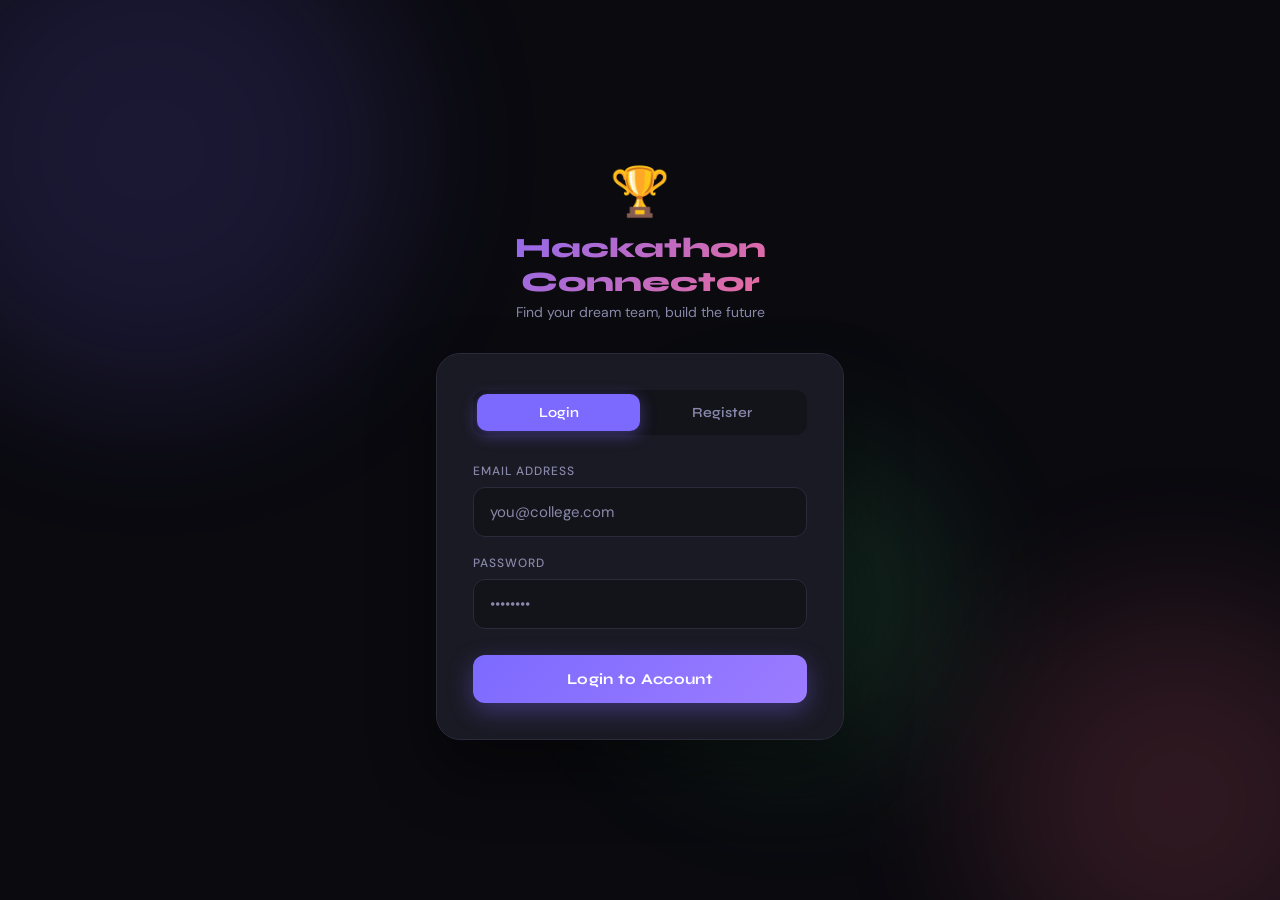
<file: index.html>
<!DOCTYPE html>
<html lang="en">
<head>
<meta charset="UTF-8"/>
<meta name="viewport" content="width=device-width, initial-scale=1.0"/>
<title>Hackathon Connector — Login</title>
<link href="https://fonts.googleapis.com/css2?family=Syne:wght@400;600;700;800&family=DM+Sans:wght@300;400;500&display=swap" rel="stylesheet"/>
<style>
*, *::before, *::after { box-sizing: border-box; margin: 0; padding: 0; }

:root {
    --bg: #0a0a0f;
    --surface: #13131a;
    --card: #1a1a24;
    --border: #2a2a3a;
    --accent: #7c6aff;
    --accent2: #ff6a8a;
    --text: #f0f0f8;
    --muted: #8888aa;
    --success: #4ade80;
    --error: #ff6a8a;
}

body {
    font-family: 'DM Sans', sans-serif;
    background: var(--bg);
    color: var(--text);
    min-height: 100vh;
    display: flex;
    align-items: center;
    justify-content: center;
    overflow-y: auto;
}

/* Animated background */
.bg-orbs {
    position: fixed; inset: 0; z-index: 0; pointer-events: none;
}
.orb {
    position: absolute;
    border-radius: 50%;
    filter: blur(80px);
    opacity: 0.15;
    animation: float 8s ease-in-out infinite;
}
.orb1 { width: 500px; height: 500px; background: var(--accent); top: -100px; left: -100px; animation-delay: 0s; }
.orb2 { width: 400px; height: 400px; background: var(--accent2); bottom: -100px; right: -100px; animation-delay: 3s; }
.orb3 { width: 300px; height: 300px; background: #4ade80; top: 50%; left: 50%; animation-delay: 6s; }

@keyframes float {
    0%, 100% { transform: translate(0, 0) scale(1); }
    33% { transform: translate(30px, -30px) scale(1.05); }
    66% { transform: translate(-20px, 20px) scale(0.95); }
}

.container {
    position: relative; z-index: 1;
    width: 100%; max-width: 440px;
    padding: 16px;
}

.logo {
    text-align: center;
    margin-bottom: 32px;
}
.logo-icon {
    font-size: 48px;
    display: block;
    margin-bottom: 8px;
    animation: pulse 2s ease-in-out infinite;
}
@keyframes pulse {
    0%, 100% { transform: scale(1); }
    50% { transform: scale(1.08); }
}
.logo h1 {
    font-family: 'Syne', sans-serif;
    font-size: 28px;
    font-weight: 800;
    background: linear-gradient(135deg, var(--accent), var(--accent2));
    -webkit-background-clip: text;
    -webkit-text-fill-color: transparent;
    background-clip: text;
}
.logo p {
    color: var(--muted);
    font-size: 14px;
    margin-top: 4px;
}

.card {
    background: var(--card);
    border: 1px solid var(--border);
    border-radius: 24px;
    padding: 36px;
    backdrop-filter: blur(20px);
    box-shadow: 0 32px 64px rgba(0,0,0,0.4);
}

/* Tabs */
.tabs {
    display: flex;
    background: var(--surface);
    border-radius: 12px;
    padding: 4px;
    margin-bottom: 28px;
}
.tab {
    flex: 1;
    padding: 10px;
    border: none;
    background: transparent;
    color: var(--muted);
    font-family: 'Syne', sans-serif;
    font-size: 14px;
    font-weight: 600;
    border-radius: 10px;
    cursor: pointer;
    transition: all 0.25s;
}
.tab.active {
    background: var(--accent);
    color: white;
    box-shadow: 0 4px 16px rgba(124,106,255,0.4);
}

/* Form */
.form-panel { display: none; }
.form-panel.active { display: block; }

.form-group { margin-bottom: 18px; }
label {
    display: block;
    font-size: 12px;
    font-weight: 500;
    color: var(--muted);
    text-transform: uppercase;
    letter-spacing: 0.08em;
    margin-bottom: 8px;
}
input {
    width: 100%;
    padding: 14px 16px;
    background: var(--surface);
    border: 1.5px solid var(--border);
    border-radius: 12px;
    color: var(--text);
    font-family: 'DM Sans', sans-serif;
    font-size: 15px;
    outline: none;
    transition: border-color 0.2s, box-shadow 0.2s;
}
input:focus {
    border-color: var(--accent);
    box-shadow: 0 0 0 3px rgba(124,106,255,0.15);
}
input::placeholder { color: var(--muted); }

.btn {
    width: 100%;
    padding: 15px;
    border: none;
    border-radius: 12px;
    font-family: 'Syne', sans-serif;
    font-size: 15px;
    font-weight: 700;
    cursor: pointer;
    transition: all 0.25s;
    margin-top: 8px;
    letter-spacing: 0.02em;
}
.btn-primary {
    background: linear-gradient(135deg, var(--accent), #9c7cff);
    color: white;
    box-shadow: 0 8px 24px rgba(124,106,255,0.35);
}
.btn-primary:hover {
    transform: translateY(-2px);
    box-shadow: 0 12px 32px rgba(124,106,255,0.5);
}
.btn-primary:active { transform: translateY(0); }
.btn:disabled { opacity: 0.6; cursor: not-allowed; transform: none !important; }

.alert {
    padding: 12px 16px;
    border-radius: 10px;
    font-size: 14px;
    margin-bottom: 16px;
    display: none;
}
.alert.error { background: rgba(255,106,138,0.15); border: 1px solid rgba(255,106,138,0.3); color: var(--error); }
.alert.success { background: rgba(74,222,128,0.15); border: 1px solid rgba(74,222,128,0.3); color: var(--success); }
.alert.show { display: block; }

.spinner {
    display: inline-block;
    width: 16px; height: 16px;
    border: 2px solid rgba(255,255,255,0.3);
    border-top-color: white;
    border-radius: 50%;
    animation: spin 0.6s linear infinite;
    margin-right: 8px;
    vertical-align: middle;
}
@keyframes spin { to { transform: rotate(360deg); } }
</style>
</head>
<body>
<div class="bg-orbs">
    <div class="orb orb1"></div>
    <div class="orb orb2"></div>
    <div class="orb orb3"></div>
</div>

<div class="container">
    <div class="logo">
        <span class="logo-icon">🏆</span>
        <h1>Hackathon Connector</h1>
        <p>Find your dream team, build the future</p>
    </div>

    <div class="card">
        <div class="tabs">
            <button class="tab active" onclick="switchTab('login')">Login</button>
            <button class="tab" onclick="switchTab('register')">Register</button>
        </div>

        <!-- Login Form -->
        <div class="form-panel active" id="loginPanel">
            <div class="alert error" id="loginError"></div>
            <div class="form-group">
                <label>Email Address</label>
                <input type="email" id="loginEmail" placeholder="you@college.com"/>
            </div>
            <div class="form-group">
                <label>Password</label>
                <input type="password" id="loginPassword" placeholder="••••••••"
                    onkeypress="if(event.key==='Enter') doLogin()"/>
            </div>
            <button class="btn btn-primary" id="loginBtn" onclick="doLogin()">
                Login to Account
            </button>
        </div>

        <!-- Register Form -->
        <div class="form-panel" id="registerPanel">
            <div class="alert error" id="registerError"></div>
            <div class="alert success" id="registerSuccess"></div>
            <div class="form-group">
                <label>Full Name</label>
                <input type="text" id="regName" placeholder="John Doe"/>
            </div>
            <div class="form-group">
                <label>Email Address</label>
                <input type="email" id="regEmail" placeholder="you@college.com"/>
            </div>
            <div class="form-group">
                <label>Password</label>
                <input type="password" id="regPassword" placeholder="Min 6 characters"/>
            </div>
            <div class="form-group">
                <label>College Name</label>
                <input type="text" id="regCollege" placeholder="ABC Engineering College"/>
            </div>
            <button class="btn btn-primary" id="registerBtn" onclick="doRegister()">
                Create Account
            </button>
        </div>
    </div>
</div>

<script src="api.js"></script>
<script>
// Redirect if already logged in
if (getToken() && getUser()) {
    window.location.href = 'hackathons.html';
}

function switchTab(tab) {
    document.querySelectorAll('.tab').forEach((t, i) => {
        t.classList.toggle('active', (i === 0 && tab === 'login') || (i === 1 && tab === 'register'));
    });
    document.getElementById('loginPanel').classList.toggle('active', tab === 'login');
    document.getElementById('registerPanel').classList.toggle('active', tab === 'register');
}

function showError(id, msg) {
    const el = document.getElementById(id);
    el.textContent = '⚠️ ' + msg;
    el.classList.add('show');
    el.className = el.className.replace('success', 'error') + ' show';
}
function showSuccess(id, msg) {
    const el = document.getElementById(id);
    el.textContent = '✅ ' + msg;
    el.classList.add('show');
}
function hideAlert(id) {
    document.getElementById(id).classList.remove('show');
}

async function doLogin() {
    const email = document.getElementById('loginEmail').value.trim();
    const password = document.getElementById('loginPassword').value;
    const btn = document.getElementById('loginBtn');

    if (!email || !password) return showError('loginError', 'Please fill all fields');
    hideAlert('loginError');

    btn.disabled = true;
    btn.innerHTML = '<span class="spinner"></span>Logging in...';

    try {
        const res = await Auth.login({ email, password });
        setAuth(res.token, res.user);
        window.location.href = 'hackathons.html';
    } catch (err) {
        showError('loginError', err.message || 'Invalid credentials');
        btn.disabled = false;
        btn.innerHTML = 'Login to Account';
    }
}

async function doRegister() {
    const name = document.getElementById('regName').value.trim();
    const email = document.getElementById('regEmail').value.trim();
    const password = document.getElementById('regPassword').value;
    const college = document.getElementById('regCollege').value.trim();
    const btn = document.getElementById('registerBtn');

    if (!name || !email || !password || !college)
        return showError('registerError', 'Please fill all fields');
    if (password.length < 6)
        return showError('registerError', 'Password must be at least 6 characters');
    hideAlert('registerError');

    btn.disabled = true;
    btn.innerHTML = '<span class="spinner"></span>Creating account...';

    try {
        const res = await Auth.register({ name, email, password, college });
        setAuth(res.token, res.user);
        showSuccess('registerSuccess', 'Account created! Redirecting...');
        setTimeout(() => window.location.href = 'hackathons.html', 1000);
    } catch (err) {
        showError('registerError', err.message || 'Registration failed');
        btn.disabled = false;
        btn.innerHTML = 'Create Account';
    }
}
</script>
</body>
</html>
</file>
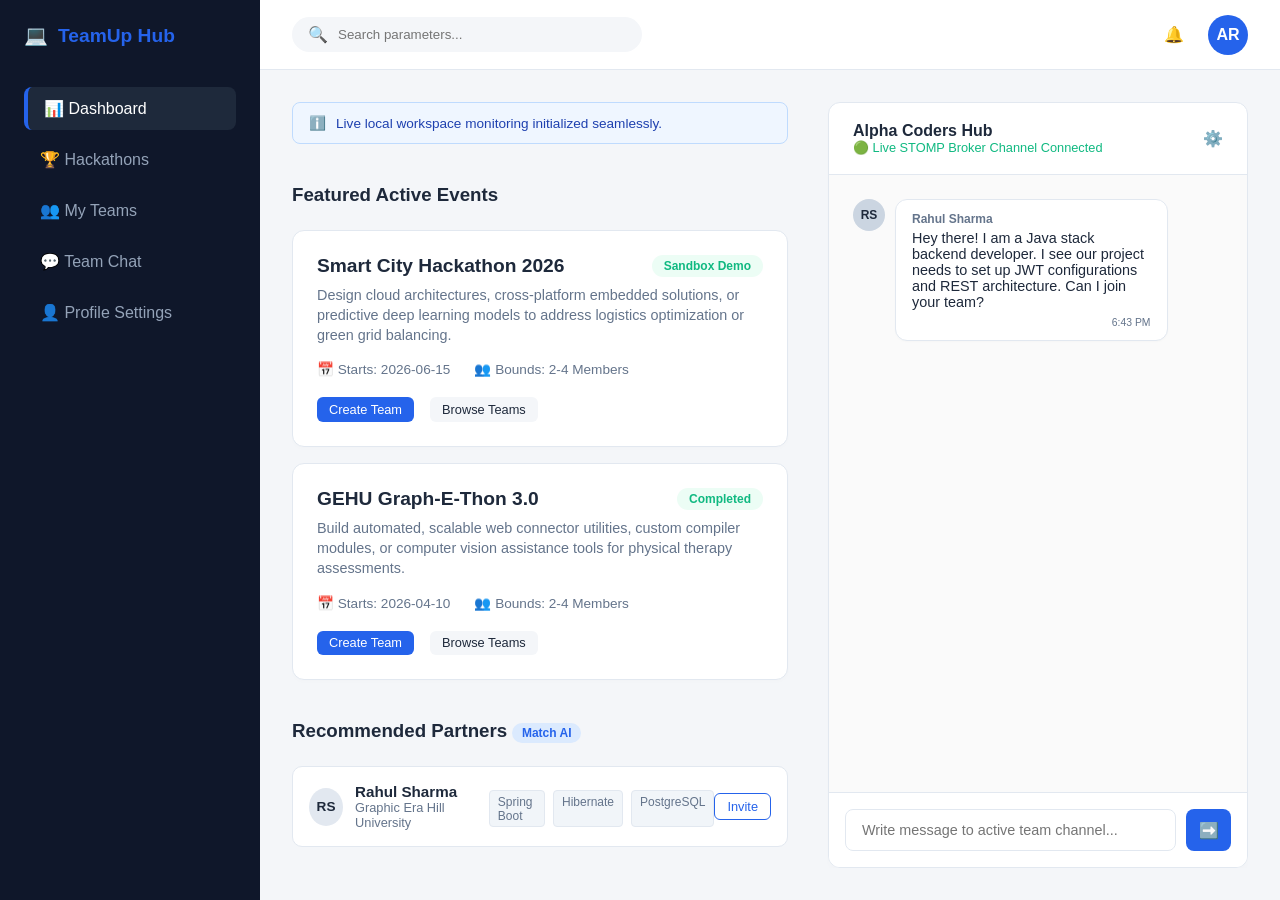
<file: hackathon-connector/index.html>
<!DOCTYPE html>
<html lang="en">
<head>
    <meta charset="UTF-8">
    <meta name="viewport" content="width=device-width, initial-scale=1.0">
    <title>Hackathon Team Connector Workspace</title>
    <style>
        /* ─── SYSTEM CORE CONFIGURATION & STYLING (CSS) ──────── */
        :root {
            --bg-primary: #f4f6f9;
            --bg-sidebar: #0f172a;
            --text-main: #1e293b;
            --text-muted: #64748b;
            --accent-blue: #2563eb;
            --accent-green: #10b981;
            --border-color: #e2e8f0;
            --white: #ffffff;
        }

        * {
            margin: 0;
            padding: 0;
            box-sizing: border-box;
            font-family: 'Segoe UI', Tahoma, Geneva, Verdana, sans-serif;
        }

        body {
            background-color: var(--bg-primary);
            color: var(--text-main);
            overflow: hidden;
            height: 100vh;
        }

        .app-container {
            display: flex;
            height: 100vh;
            width: 100vw;
        }

        /* Navigation Sidebar */
        .sidebar {
            width: 260px;
            background-color: var(--bg-sidebar);
            color: var(--white);
            display: flex;
            flex-direction: column;
            padding: 1.5rem;
            flex-shrink: 0;
        }

        .logo {
            display: flex;
            align-items: center;
            gap: 10px;
            font-size: 1.2rem;
            margin-bottom: 2.5rem;
            color: var(--accent-blue);
            font-weight: bold;
        }

        .nav-menu {
            display: flex;
            flex-direction: column;
            gap: 0.5rem;
        }

        .nav-item {
            color: #94a3b8;
            text-decoration: none;
            padding: 0.75rem 1rem;
            border-radius: 8px;
            display: flex;
            align-items: center;
            gap: 12px;
            cursor: pointer;
            transition: all 0.2s ease;
        }

        .nav-item:hover, .nav-item.active {
            background-color: #1e293b;
            color: var(--white);
        }

        .nav-item.active {
            border-left: 4px solid var(--accent-blue);
            background-color: #1e293b;
        }

        /* Content Frames workspace layout */
        .main-content {
            flex: 1;
            display: flex;
            flex-direction: column;
            height: 100%;
            overflow: hidden;
        }

        .top-navbar {
            height: 70px;
            background-color: var(--white);
            border-bottom: 1px solid var(--border-color);
            display: flex;
            align-items: center;
            justify-content: space-between;
            padding: 0 2rem;
            flex-shrink: 0;
        }

        .search-bar {
            display: flex;
            align-items: center;
            gap: 10px;
            background: var(--bg-primary);
            padding: 0.5rem 1rem;
            border-radius: 20px;
            width: 350px;
        }

        .search-bar input {
            border: none;
            background: transparent;
            outline: none;
            width: 100%;
        }

        .user-profile {
            display: flex;
            align-items: center;
            gap: 1.5rem;
        }

        .avatar {
            width: 40px;
            height: 40px;
            background-color: var(--accent-blue);
            color: var(--white);
            border-radius: 50%;
            display: flex;
            align-items: center;
            justify-content: center;
            font-weight: bold;
        }

        /* Workspace Tab View Panes Container management */
        .view-pane {
            display: none; /* Invisible by default */
            flex: 1;
            padding: 2rem;
            overflow-y: auto;
        }

        .view-pane.active-pane {
            display: flex; /* Active view layer visibility toggle hook */
        }

        /* Multi-column grid specifically matching default root Dashboard layout screen */
        .dashboard-grid {
            display: grid;
            grid-template-columns: 1fr 420px;
            gap: 2rem;
            width: 100%;
            height: 100%;
            overflow: hidden;
        }

        .left-column {
            overflow-y: auto;
            padding-right: 0.5rem;
            display: flex;
            flex-direction: column;
            gap: 1.5rem;
        }

        /* Generic Forms Styling layouts */
        .form-card {
            background: var(--white);
            border: 1px solid var(--border-color);
            padding: 2rem;
            border-radius: 12px;
            max-width: 650px;
            box-shadow: 0 1px 3px rgba(0,0,0,0.02);
        }

        .form-group {
            margin-bottom: 1.25rem;
            display: flex;
            flex-direction: column;
            gap: 6px;
        }

        .form-group label {
            font-size: 0.85rem;
            font-weight: 600;
            color: var(--text-main);
        }

        .form-group input, .form-group textarea, .form-group select {
            padding: 0.75rem 1rem;
            border: 1px solid var(--border-color);
            border-radius: 8px;
            outline: none;
            font-size: 0.9rem;
            width: 100%;
        }

        .form-group input:focus, .form-group textarea:focus {
            border-color: var(--accent-blue);
        }

        /* Card System Elements */
        .hackathon-cards, .team-cards-grid {
            display: flex;
            flex-direction: column;
            gap: 1rem;
        }

        .card {
            background: var(--white);
            border: 1px solid var(--border-color);
            border-radius: 12px;
            padding: 1.5rem;
            position: relative;
            box-shadow: 0 2px 4px rgba(0,0,0,0.01);
        }

        .card-tag {
            position: absolute;
            top: 1.5rem;
            right: 1.5rem;
            background-color: #ecfdf5;
            color: var(--accent-green);
            font-size: 0.75rem;
            padding: 0.25rem 0.75rem;
            border-radius: 20px;
            font-weight: 600;
        }

        .card h4 { margin-bottom: 0.5rem; font-size: 1.2rem; padding-right: 80px; }
        .card p { color: var(--text-muted); font-size: 0.9rem; line-height: 1.4; margin-bottom: 1rem; }

        .card-meta {
            display: flex;
            gap: 1.5rem;
            color: var(--text-muted);
            font-size: 0.85rem;
            margin-bottom: 1.25rem;
        }

        .card-actions { display: flex; gap: 1rem; }

        /* General Purpose Action Buttons */
        .btn {
            padding: 0.55rem 1.2rem;
            border-radius: 6px;
            font-weight: 500;
            cursor: pointer;
            border: none;
            font-size: 0.85rem;
            transition: opacity 0.2s;
        }
        .btn:hover { opacity: 0.9; }
        .btn-primary { background: var(--accent-blue); color: var(--white); }
        .btn-secondary { background: var(--bg-primary); color: var(--text-main); }
        .btn-outline { border: 1px solid var(--accent-blue); background: transparent; color: var(--accent-blue); }
        .btn-sm { padding: 0.3rem 0.75rem; font-size: 0.8rem; }

        /* Suggestions Match section styles */
        .suggestions-list { display: flex; flex-direction: column; gap: 1rem; }
        .suggested-user {
            background: var(--white);
            border: 1px solid var(--border-color);
            padding: 1rem;
            border-radius: 10px;
            display: flex;
            align-items: center;
            justify-content: space-between;
        }
        .user-info { display: flex; align-items: center; gap: 12px; }
        .mini-avatar { width: 38px; height: 38px; background: #e2e8f0; border-radius: 50%; display: flex; align-items: center; justify-content: center; font-size: 0.85rem; font-weight: 600; color: var(--text-main); }
        .user-skills { display: flex; gap: 0.5rem; margin-top: 4px; }
        .skill-badge { background: #f1f5f9; font-size: 0.75rem; padding: 0.2rem 0.5rem; border-radius: 4px; color: var(--text-muted); border: 1px solid #e2e8f0; }
        .badge { background: #dbeafe; color: var(--accent-blue); font-size: 0.75rem; padding: 0.2rem 0.6rem; border-radius: 12px; font-weight: 600; }

        /* Right Window Column Container: Chat Workspace Layout */
        .chat-container {
            background: var(--white);
            border: 1px solid var(--border-color);
            border-radius: 12px;
            display: flex;
            flex-direction: column;
            overflow: hidden;
            box-shadow: 0 4px 6px rgba(0,0,0,0.01);
            height: 100%;
        }
        .chat-header {
            padding: 1.2rem 1.5rem;
            border-bottom: 1px solid var(--border-color);
            display: flex;
            align-items: center;
            justify-content: space-between;
            flex-shrink: 0;
        }
        .chat-header h4 { font-size: 1rem; }
        .chat-header p { font-size: 0.8rem; color: var(--accent-green); font-weight: 500; }

        .chat-messages {
            flex: 1;
            padding: 1.5rem;
            overflow-y: auto;
            display: flex;
            flex-direction: column;
            gap: 1rem;
            background: #fafafa;
        }
        .message { display: flex; gap: 10px; max-width: 85%; }
        .message.incoming { align-self: flex-start; }
        .message.outgoing { align-self: flex-end; flex-direction: row-reverse; }
        .msg-avatar { width: 32px; height: 32px; background: #cbd5e1; border-radius: 50%; display: flex; align-items: center; justify-content: center; font-size: 0.75rem; flex-shrink: 0; font-weight: bold; }
        .msg-body { background: var(--white); padding: 0.75rem 1rem; border-radius: 12px; border: 1px solid var(--border-color); box-shadow: 0 1px 2px rgba(0,0,0,0.02); }
        .message.outgoing .msg-body { background: var(--accent-blue); color: var(--white); border: none; }

        .sender-name { font-size: 0.75rem; font-weight: 600; color: var(--text-muted); display: block; margin-bottom: 0.25rem; }
        .timestamp { font-size: 0.65rem; color: var(--text-muted); display: block; text-align: right; margin-top: 0.4rem; }
        .message.outgoing .timestamp { color: #93c5fd; }

        .chat-input-area {
            padding: 1rem;
            border-top: 1px solid var(--border-color);
            display: flex;
            gap: 10px;
            background: var(--white);
            flex-shrink: 0;
        }
        .chat-input-area input { flex: 1; padding: 0.75rem 1rem; border: 1px solid var(--border-color); border-radius: 8px; outline: none; font-size: 0.9rem; }
        .chat-input-area button { background: var(--accent-blue); color: var(--white); border: none; width: 45px; border-radius: 8px; cursor: pointer; display: flex; align-items: center; justify-content: center; font-size: 1rem; }

        /* Modal Overlay configuration layout */
        .modal-overlay {
            position: fixed;
            top: 0; left: 0; width: 100vw; height: 100vh;
            background: rgba(15, 23, 42, 0.6);
            display: none;
            align-items: center;
            justify-content: center;
            z-index: 1000;
        }
        .modal-box {
            background: var(--white);
            border-radius: 12px;
            padding: 2rem;
            width: 100%;
            max-width: 500px;
            box-shadow: 0 10px 25px rgba(0,0,0,0.1);
        }
        .modal-header {
            display: flex;
            align-items: center;
            justify-content: space-between;
            margin-bottom: 1.5rem;
        }
        .close-modal-btn {
            background: transparent;
            border: none;
            font-size: 1.2rem;
            cursor: pointer;
            color: var(--text-muted);
        }

        .info-toast {
            background: #eff6ff;
            border: 1px solid #bfdbfe;
            color: #1e40af;
            padding: 0.75rem 1rem;
            border-radius: 8px;
            font-size: 0.85rem;
            margin-bottom: 1rem;
            display: flex;
            align-items: center;
            gap: 10px;
        }
    </style>
</head>
<body>

<div class="app-container">
    <aside class="sidebar">
        <div class="logo">💻 <span>TeamUp Hub</span></div>
        <nav class="nav-menu">
            <div class="nav-item active" data-target="dashboardView">📊 Dashboard</div>
            <div class="nav-item" data-target="hackathonsView">🏆 Hackathons</div>
            <div class="nav-item" data-target="myTeamsView">👥 My Teams</div>
            <div class="nav-item" data-target="chatRoomView">💬 Team Chat</div>
            <div class="nav-item" data-target="profileView">👤 Profile Settings</div>
        </nav>
    </aside>

    <main class="main-content">
        <header class="top-navbar">
            <div class="search-bar">🔍 <input type="text" placeholder="Search parameters..."></div>
            <div class="user-profile">
                🔔 <div class="avatar" id="navAvatar">AR</div>
            </div>
        </header>

        <div id="dashboardView" class="view-pane active-pane">
            <div class="dashboard-grid">
                <section class="left-column">
                    <div class="info-toast">
                        ℹ️ <span>Live local workspace monitoring initialized seamlessly.</span>
                    </div>
                    <div class="section-header"><h3>Featured Active Events</h3></div>
                    <div class="hackathon-cards" id="dashboardHackathonContainer"></div>

                    <div class="section-header" style="margin-top: 1rem;">
                        <h3>Recommended Partners <span class="badge">Match AI</span></h3>
                    </div>
                    <div class="suggestions-list" id="dashboardSuggestionsContainer"></div>
                </section>

                <section class="right-column" id="embeddedChatWidgetContainer"></section>
            </div>
        </div>

        <div id="hackathonsView" class="view-pane">
            <div style="width:100%; max-width:900px; display:flex; flex-direction:column; gap:1.5rem;">
                <div class="section-header">
                    <h3>All Listed Hackathon Framework Targets</h3>
                    <button class="btn btn-primary" onclick="openCreateHackathonModal()">➕ Host Hackathon</button>
                </div>
                <div class="hackathon-cards" id="allHackathonsContainer"></div>
            </div>
        </div>

        <div id="myTeamsView" class="view-pane">
            <div style="width:100%; max-width:900px; display:flex; flex-direction:column; gap:1.5rem;">
                <div class="section-header">
                    <h3>Your Registered Code Teams</h3>
                </div>
                <div class="team-cards-grid" id="myTeamsListContainer">
                    <p style="color:var(--text-muted)">No active team configurations linked to your user account profile.</p>
                </div>
            </div>
        </div>

        <div id="chatRoomView" class="view-pane">
            <div style="width:100%; height:100%; max-width:1100px; margin:0 auto;" id="dedicatedChatContainer"></div>
        </div>

        <div id="profileView" class="view-pane">
            <div class="form-card">
                <h3 style="margin-bottom: 1.5rem;">Update Engineering Skill Profile</h3>
                <form id="profileUpdateForm">
                    <div class="form-group">
                        <label>Full Developer Name</label>
                        <input type="text" id="profName" value="Ananya Rajput" required>
                    </div>
                    <div class="form-group">
                        <label>University / College Affiliate</label>
                        <input type="text" id="profCollege" value="Graphic Era Hill University">
                    </div>
                    <div class="form-group">
                        <label>Professional Bio Context</label>
                        <textarea id="profBio" rows="3">Java Developer specializing in Spring Boot frameworks, JPA microservices, and multi-threaded system pipelines.</textarea>
                    </div>
                    <div class="form-group">
                        <label>GitHub Profile Link</label>
                        <input type="url" id="profGithub" value="https://github.com/ananya">
                    </div>
                    <div class="form-group">
                        <label>LinkedIn Workspace Link</label>
                        <input type="url" id="profLinkedin" value="https://linkedin.com/in/ananya">
                    </div>
                    <button type="submit" class="btn btn-primary" style="margin-top: 0.5rem;">💾 Save Profile Fields</button>
                </form>
            </div>
        </div>
    </main>
</div>

<div class="modal-overlay" id="createTeamModal">
    <div class="modal-box">
        <div class="modal-header">
            <h4>Configure New Hackathon Team</h4>
            <button class="close-modal-btn" onclick="closeTeamModal()">❌</button>
        </div>
        <form id="teamCreationForm">
            <input type="hidden" id="modalHackathonId">
            <div class="form-group">
                <label>Team Unique Handle Name</label>
                <input type="text" id="teamFormName" placeholder="e.g. Alpha Coders" required>
            </div>
            <div class="form-group">
                <label>Project Objective Description</label>
                <textarea id="teamFormDesc" rows="3" placeholder="Explain your core project stack and target targets..."></textarea>
            </div>
            <div class="form-group">
                <label>Target Skill-Gap Requirements</label>
                <input type="text" id="teamFormSkills" placeholder="e.g. Spring Boot, PostgreSQL, React">
            </div>
            <button type="submit" class="btn btn-primary" style="width: 100%; margin-top: 0.5rem;">🚀 Launch Code Team</button>
        </form>
    </div>
</div>

<script>
    document.addEventListener("DOMContentLoaded", () => {
        // Global data states simulating structured persistence models mapping user entity changes
        let activeHackathons = [
            { id: 1, name: "Smart City Hackathon 2026", description: "Design cloud architectures, cross-platform embedded solutions, or predictive deep learning models to address logistics optimization or green grid balancing.", startDate: "2026-06-15", maxTeamSize: 4, minTeamSize: 2, status: "Sandbox Demo" },
            { id: 2, name: "GEHU Graph-E-Thon 3.0", description: "Build automated, scalable web connector utilities, custom compiler modules, or computer vision assistance tools for physical therapy assessments.", startDate: "2026-04-10", maxTeamSize: 4, minTeamSize: 2, status: "Completed" }
        ];

        let activeTeams = [
            { id: 101, name: "Alpha Coders", description: "Building an automated system container parsing real-time message streams safely across security filters.", hackathonName: "Smart City Hackathon 2026", requiredSkills: ["Spring Boot", "React"], memberCount: 2 }
        ];

        let chatMessagesHistory = [
            { sender: "Rahul Sharma", text: "Hey there! I am a Java stack backend developer. I see our project needs to set up JWT configurations and REST architecture. Can I join your team?", time: "6:43 PM", isOutgoing: false }
        ];

        // 1. SINGLE PAGE APPLICATION (SPA) MENU OVERLAY MANAGER
        const navItems = document.querySelectorAll(".nav-item");
        const viewPanes = document.querySelectorAll(".view-pane");

        navItems.forEach(item => {
            item.addEventListener("click", () => {
                // Update active tab buttons visual properties
                navItems.forEach(nav => nav.classList.remove("active"));
                item.classList.add("active");

                // Hide all standard sub views, show targeted workspace element ID properties
                const targetPaneId = item.getAttribute("data-target");
                viewPanes.forEach(pane => pane.classList.remove("active-pane"));
                document.getElementById(targetPaneId).classList.add("active-pane");

                // Render matching targets securely depending on active viewing configurations
                renderCoreViews();
            });
        });

        // 2. CHAT PANEL SHARED ENGINE COMPONENT BUILDER
        function generateChatMarkupString() {
            return `
                <div class="chat-container">
                    <div class="chat-header">
                        <div>
                            <h4>Alpha Coders Hub</h4>
                            <p>🟢 Live STOMP Broker Channel Connected</p>
                        </div>
                        ⚙️
                    </div>
                    <div class="chat-messages" id="chatViewportBox">
                        ${chatMessagesHistory.map(m => `
                            <div class="message ${m.isOutgoing ? 'outgoing' : 'incoming'}">
                                ${!m.isOutgoing ? `<div class="msg-avatar">${m.sender.split(' ').map(n=>n[0]).join('')}</div>` : ''}
                                <div class="msg-body">
                                    ${!m.isOutgoing ? `<span class="sender-name">${m.sender}</span>` : ''}
                                    <p style="font-size: 0.9rem;">${escapeHTML(m.text)}</p>
                                    <span class="timestamp">${m.time}</span>
                                </div>
                            </div>
                        `).join('')}
                    </div>
                    <div class="chat-input-area">
                        <input type="text" id="targetMessageStringInput" placeholder="Write message to active team channel...">
                        <button id="executeChatSubmitBtn">➡️</button>
                    </div>
                </div>
            `;
        }

        function bindingChatEventHooks() {
            const chatInput = document.getElementById("targetMessageStringInput");
            const sendBtn = document.getElementById("executeChatSubmitBtn");
            const viewport = document.getElementById("chatViewportBox");

            if (!chatInput || !sendBtn) return;

            // Push panel viewing configurations scroll metrics down to zero offset bounds
            if (viewport) viewport.scrollTop = viewport.scrollHeight;

            function fireMessageSubmission() {
                const txt = chatInput.value.trim();
                if(txt === "") return;

                const timeStr = new Date().toLocaleTimeString([], { hour: '2-digit', minute: '2-digit' });
                chatMessagesHistory.push({ sender: "You", text: txt, time: timeStr, isOutgoing: true });

                // Re-render open windows with unified mutations
                renderCoreViews();
            }

            sendBtn.addEventListener("click", fireMessageSubmission);
            chatInput.addEventListener("keypress", (e) => { if (e.key === "Enter") fireMessageSubmission(); });
        }

        // 3. MAIN UI GENERATOR ENGINE RULE MATCHES
        function renderCoreViews() {
            // Generate left stream hackathon summary lists
            const dashboardCards = document.getElementById("dashboardHackathonContainer");
            if (dashboardCards) {
                dashboardCards.innerHTML = generateHackathonCardsMarkup(activeHackathons);
            }

            // Render matching partners list component segment rules
            const sugBox = document.getElementById("dashboardSuggestionsContainer");
            if (sugBox) {
                sugBox.innerHTML = `
                    <div class="suggested-user">
                        <div class="user-info">
                            <div class="mini-avatar">RS</div>
                            <div>
                                <h5 style="font-size: 0.95rem;">Rahul Sharma</h5>
                                <p style="font-size: 0.8rem; color: var(--text-muted);">Graphic Era Hill University</p>
                            </div>
                        </div>
                        <div class="user-skills">
                            <span class="skill-badge">Spring Boot</span>
                            <span class="skill-badge">Hibernate</span>
                            <span class="skill-badge">PostgreSQL</span>
                        </div>
                        <button class="btn btn-sm btn-outline">Invite</button>
                    </div>
                `;
            }

            // Inject shared synchronized chat interfaces concurrently into target views
            const embeddedWidget = document.getElementById("embeddedChatWidgetContainer");
            if (embeddedWidget && document.getElementById("dashboardView").classList.contains("active-pane")) {
                embeddedWidget.innerHTML = generateChatMarkupString();
                bindingChatEventHooks();
            }

            const fullPaneChat = document.getElementById("dedicatedChatContainer");
            if (fullPaneChat && document.getElementById("chatRoomView").classList.contains("active-pane")) {
                fullPaneChat.innerHTML = generateChatMarkupString();
                bindingChatEventHooks();
            }

            // Rendering complete list inside standard standalone Hackathons viewing panel
            const allHackathonsBox = document.getElementById("allHackathonsContainer");
            if (allHackathonsBox) {
                allHackathonsBox.innerHTML = generateHackathonCardsMarkup(activeHackathons);
            }

            // Dynamic calculations for Active Registered Code teams matching structural DTO responses
            const teamsList = document.getElementById("myTeamsListContainer");
            if (teamsList) {
                if (activeTeams.length === 0) {
                    teamsList.innerHTML = `<p style="color:var(--text-muted)">No active team configurations linked.</p>`;
                } else {
                    teamsList.innerHTML = activeTeams.map(t => `
                        <div class="card">
                            <div class="card-tag" style="background-color:#eff6ff; color:var(--accent-blue);">Active Member</div>
                            <h4>${escapeHTML(t.name)}</h4>
                            <p style="color:var(--text-muted); font-size:0.85rem; margin-top:-0.25rem; margin-bottom:0.75rem;">Linked Hackathon: <strong>${escapeHTML(t.hackathonName)}</strong></p>
                            <p>${escapeHTML(t.description)}</p>
                            <div class="card-meta">
                                <span>🛠️ Required Stack: ${t.requiredSkills.map(s => `<span class="skill-badge">${s}</span>`).join(' ')}</span>
                                <span>👥 Size: ${t.memberCount} active developers</span>
                            </div>
                        </div>
                    `).join('');
                }
            }
        }

        function generateHackathonCardsMarkup(arrayData) {
            return arrayData.map(h => `
                <div class="card">
                    <div class="card-tag">${h.status}</div>
                    <h4>${escapeHTML(h.name)}</h4>
                    <p>${escapeHTML(h.description)}</p>
                    <div class="card-meta">
                        <span>📅 Starts: ${h.startDate}</span>
                        <span>👥 Bounds: ${h.minTeamSize}-${h.maxTeamSize} Members</span>
                    </div>
                    <div class="card-actions">
                        <button class="btn btn-primary btn-sm" onclick="triggerCreateTeamFlow(${h.id}, '${escapeHTML(h.name)}')">Create Team</button>
                        <button class="btn btn-secondary btn-sm">Browse Teams</button>
                    </div>
                </div>
            `).join('');
        }

        // 4. ACTION INTERACTION HOOK HANDLERS
        window.triggerCreateTeamFlow = function(id, name) {
            document.getElementById("modalHackathonId").value = id;
            document.getElementById("createTeamModal").style.display = "flex";
        };

        window.closeTeamModal = function() {
            document.getElementById("createTeamModal").style.display = "none";
            document.getElementById("teamCreationForm").reset();
        };

        document.getElementById("teamCreationForm").addEventListener("submit", (e) => {
            e.preventDefault();
            const nameVal = document.getElementById("teamFormName").value.trim();
            const descVal = document.getElementById("teamFormDesc").value.trim();
            const skillInput = document.getElementById("teamFormSkills").value;
            const linkedHackathonId = document.getElementById("modalHackathonId").value;

            const parentHackathon = activeHackathons.find(h => h.id == linkedHackathonId);
            const hackName = parentHackathon ? parentHackathon.name : "Hackathon Challenge";

            const parsedSkills = skillInput ? skillInput.split(',').map(s => s.trim()) : ["General Dev"];

            // Build target new item schema array and insert safely directly to local collections model
            activeTeams.unshift({
                id: Date.now(),
                name: nameVal,
                description: descVal,
                hackathonName: hackName,
                requiredSkills: parsedSkills,
                memberCount: 1
            });

            closeTeamModal();

            // Automatically route view layout focus securely back over onto Teams tracking pane
            document.querySelector('[data-target="myTeamsView"]').click();
        });

        // 5. UPDATE USER ENTITY SCHEMA PROFILE HANDLERS
        document.getElementById("profileUpdateForm").addEventListener("submit", (e) => {
            e.preventDefault();
            const updatedName = document.getElementById("profName").value.trim();

            // Update workspace text handles and UI text components safely across headers instantly
            document.getElementById("navAvatar").innerText = updatedName.split(' ').map(n=>n[0]).join('').toUpperCase();
            alert("Engineering profile variables compiled and persistence schema updated successfully!");
        });

        function escapeHTML(str) {
            return str.replace(/[&<>'"]/g, tag => ({
                '&': '&amp;', '<': '&lt;', '>': '&gt;', "'": '&#39;', '"': '&quot;'
            }[tag] || tag));
        }

        // Initial view generation execute on page startup loop
        renderCoreViews();
    });
</script>
</body>
</html>
</file>
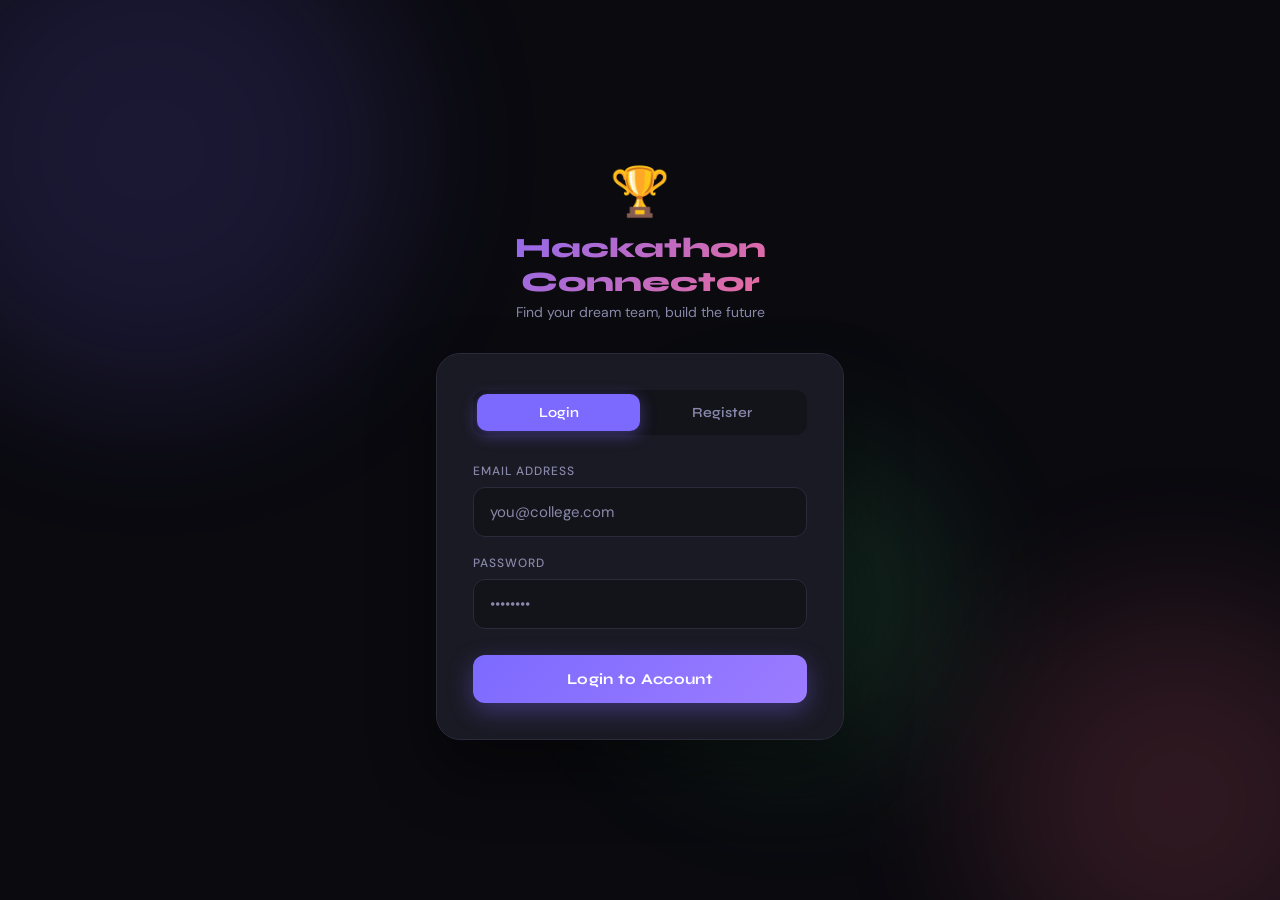
<file: hackathons.html>
<!DOCTYPE html>
<html lang="en">
<head>
<meta charset="UTF-8"/>
<meta name="viewport" content="width=device-width, initial-scale=1.0"/>
<title>Hackathons | Hackathon Connector</title>
<link href="https://fonts.googleapis.com/css2?family=Syne:wght@400;600;700;800&family=DM+Sans:wght@300;400;500&display=swap" rel="stylesheet"/>
<link rel="stylesheet" href="styles.css"/>
<style>
.hackathon-card { cursor: pointer; position: relative; overflow: hidden; }
.hackathon-card::before {
    content: '';
    position: absolute; top: 0; left: 0; right: 0; height: 3px;
    background: linear-gradient(90deg, var(--accent), var(--accent2));
    opacity: 0; transition: opacity 0.2s;
}
.hackathon-card:hover::before { opacity: 1; }
.card-title {
    font-family: 'Syne', sans-serif;
    font-size: 18px; font-weight: 700;
    margin-bottom: 8px;
}
.card-meta {
    display: flex; flex-wrap: wrap; gap: 8px;
    margin-bottom: 16px;
}
.card-meta span { font-size: 13px; color: var(--muted); display: flex; align-items: center; gap: 4px; }
.card-desc { font-size: 14px; color: var(--muted); line-height: 1.6; margin-bottom: 16px; }
.card-footer { display: flex; align-items: center; justify-content: space-between; }
.stat-row { display: flex; gap: 16px; }
.stat { text-align: center; }
.stat-val { font-family: 'Syne', sans-serif; font-size: 20px; font-weight: 700; color: var(--accent); }
.stat-label { font-size: 11px; color: var(--muted); text-transform: uppercase; letter-spacing: 0.05em; }

.top-bar {
    display: flex; align-items: center;
    justify-content: space-between;
    margin-bottom: 28px;
    flex-wrap: wrap;
    gap: 16px;
}
.filter-tabs { display: flex; gap: 4px; }
.filter-tab {
    padding: 8px 16px;
    border-radius: 10px;
    border: 1.5px solid var(--border);
    background: transparent;
    color: var(--muted);
    font-size: 13px;
    cursor: pointer;
    transition: all 0.2s;
}
.filter-tab.active {
    background: rgba(124,106,255,0.12);
    border-color: var(--accent);
    color: var(--accent);
}
</style>
</head>
<body>
<!-- Navbar -->
<nav>
    <a href="hackathons.html" class="nav-brand">🏆 HackConnect</a>
    <div class="nav-links">
        <a href="hackathons.html" class="nav-link active">Hackathons</a>
        <a href="teams.html" class="nav-link">Teams</a>
        <a href="requests.html" class="nav-link">Requests</a>
        <a href="profile.html" class="nav-link">Profile</a>
    </div>
    <div class="nav-right">
        <div class="nav-user">
            <div class="nav-avatar" id="navAvatar">?</div>
            <span id="navName">Loading...</span>
        </div>
        <button class="btn-logout" onclick="logout()">Logout</button>
    </div>
</nav>

<div class="page">
    <div class="container">
        <div class="page-header">
            <h1>🏆 Hackathons</h1>
            <p>Discover upcoming hackathons and find your team</p>
        </div>

        <div class="top-bar">
            <div class="filter-tabs">
                <button class="filter-tab active" onclick="filterHackathons('all', this)">All</button>
                <button class="filter-tab" onclick="filterHackathons('UPCOMING', this)">Upcoming</button>
                <button class="filter-tab" onclick="filterHackathons('ONGOING', this)">Ongoing</button>
                <button class="filter-tab" onclick="filterHackathons('COMPLETED', this)">Completed</button>
            </div>
            <button class="btn btn-primary" onclick="openCreateModal()">+ Create Hackathon</button>
        </div>

        <div id="hackathonList" class="grid grid-2">
            <div class="loading-state"><div class="spinner"></div> Loading hackathons...</div>
        </div>
    </div>
</div>

<!-- Create Hackathon Modal -->
<div class="modal-overlay" id="createModal">
    <div class="modal">
        <div class="modal-header">
            <h2>Create Hackathon</h2>
            <button class="modal-close" onclick="closeModal('createModal')">✕</button>
        </div>
        <div class="form-group">
            <label>Hackathon Name *</label>
            <input type="text" id="hName" placeholder="Smart India Hackathon 2025"/>
        </div>
        <div class="form-group">
            <label>Description</label>
            <textarea id="hDesc" placeholder="Describe the hackathon..."></textarea>
        </div>
        <div class="form-group">
            <label>Theme</label>
            <input type="text" id="hTheme" placeholder="AI & ML, Web3, Sustainability..."/>
        </div>
        <div class="form-group">
            <label>Venue</label>
            <input type="text" id="hVenue" placeholder="Delhi, Online, Mumbai..."/>
        </div>
        <div style="display:grid; grid-template-columns:1fr 1fr; gap:12px;">
            <div class="form-group">
                <label>Start Date *</label>
                <input type="date" id="hStart"/>
            </div>
            <div class="form-group">
                <label>End Date *</label>
                <input type="date" id="hEnd"/>
            </div>
        </div>
        <div style="display:grid; grid-template-columns:1fr 1fr; gap:12px;">
            <div class="form-group">
                <label>Min Team Size</label>
                <input type="number" id="hMinSize" value="2" min="1"/>
            </div>
            <div class="form-group">
                <label>Max Team Size</label>
                <input type="number" id="hMaxSize" value="4" min="2"/>
            </div>
        </div>
        <button class="btn btn-primary" style="width:100%" onclick="createHackathon()">
            🚀 Create Hackathon
        </button>
    </div>
</div>

<!-- Toast Container -->
<div class="toast-container" id="toastContainer"></div>

<script src="api.js"></script>
<script>
// Auth guard
if (!getToken()) window.location.href = 'index.html';

const user = getUser();
let allHackathons = [];

// Set nav user info
if (user) {
    document.getElementById('navAvatar').textContent = user.name?.[0]?.toUpperCase() || '?';
    document.getElementById('navName').textContent = user.name || user.email;
}

function logout() {
    clearAuth();
    window.location.href = 'index.html';
}

function showToast(msg, type = 'info') {
    const c = document.getElementById('toastContainer');
    const t = document.createElement('div');
    t.className = `toast ${type}`;
    t.textContent = (type === 'success' ? '✅ ' : type === 'error' ? '❌ ' : 'ℹ️ ') + msg;
    c.appendChild(t);
    setTimeout(() => t.remove(), 3500);
}

function openCreateModal() { document.getElementById('createModal').classList.add('open'); }
function closeModal(id) { document.getElementById(id).classList.remove('open'); }

function filterHackathons(status, btn) {
    document.querySelectorAll('.filter-tab').forEach(t => t.classList.remove('active'));
    btn.classList.add('active');
    const filtered = status === 'all' ? allHackathons
        : allHackathons.filter(h => h.status === status);
    renderHackathons(filtered);
}

function renderHackathons(list) {
    const el = document.getElementById('hackathonList');
    if (!list.length) {
        el.innerHTML = `<div class="empty-state" style="grid-column:1/-1">
            <div class="icon">🏆</div>
            <h3>No hackathons found</h3>
            <p>Be the first to create one!</p>
        </div>`;
        return;
    }
    el.innerHTML = list.map(h => `
        <div class="card hackathon-card" onclick="goToTeams(${h.id})">
            <div style="display:flex; justify-content:space-between; align-items:flex-start; margin-bottom:12px">
                <span class="badge ${h.status === 'UPCOMING' ? 'badge-success' : h.status === 'ONGOING' ? 'badge-accent' : 'badge-muted'}">
                    ${h.status}
                </span>
                <span class="text-sm text-muted">👥 Max ${h.maxTeamSize} members</span>
            </div>
            <div class="card-title">${h.name}</div>
            <div class="card-meta">
                ${h.theme ? `<span>🎯 ${h.theme}</span>` : ''}
                ${h.venue ? `<span>📍 ${h.venue}</span>` : ''}
                ${h.startDate ? `<span>📅 ${h.startDate}</span>` : ''}
            </div>
            ${h.description ? `<div class="card-desc">${h.description}</div>` : ''}
            <div class="card-footer">
                <div class="stat-row">
                    <div class="stat">
                        <div class="stat-val">${h.minTeamSize}–${h.maxTeamSize}</div>
                        <div class="stat-label">Team Size</div>
                    </div>
                </div>
                <button class="btn btn-primary btn-sm" onclick="event.stopPropagation(); goToTeams(${h.id})">
                    View Teams →
                </button>
            </div>
        </div>
    `).join('');
}

function goToTeams(hackathonId) {
    localStorage.setItem('selectedHackathon', hackathonId);
    window.location.href = 'teams.html';
}

async function loadHackathons() {
    try {
        allHackathons = await Hackathons.getAll();
        renderHackathons(allHackathons);
    } catch (e) {
        document.getElementById('hackathonList').innerHTML =
            `<div class="empty-state" style="grid-column:1/-1">
                <div class="icon">⚠️</div>
                <h3>Could not load hackathons</h3>
                <p>${e.message}</p>
            </div>`;
    }
}

async function createHackathon() {
    const name = document.getElementById('hName').value.trim();
    const startDate = document.getElementById('hStart').value;
    const endDate = document.getElementById('hEnd').value;

    if (!name || !startDate || !endDate)
        return showToast('Please fill required fields', 'error');

    try {
        await Hackathons.create({
            name,
            description: document.getElementById('hDesc').value,
            theme: document.getElementById('hTheme').value,
            venue: document.getElementById('hVenue').value,
            startDate, endDate,
            minTeamSize: parseInt(document.getElementById('hMinSize').value),
            maxTeamSize: parseInt(document.getElementById('hMaxSize').value),
        });
        showToast('Hackathon created!', 'success');
        closeModal('createModal');
        loadHackathons();
    } catch (e) {
        showToast(e.message, 'error');
    }
}

loadHackathons();
</script>
</body>
</html>
</file>
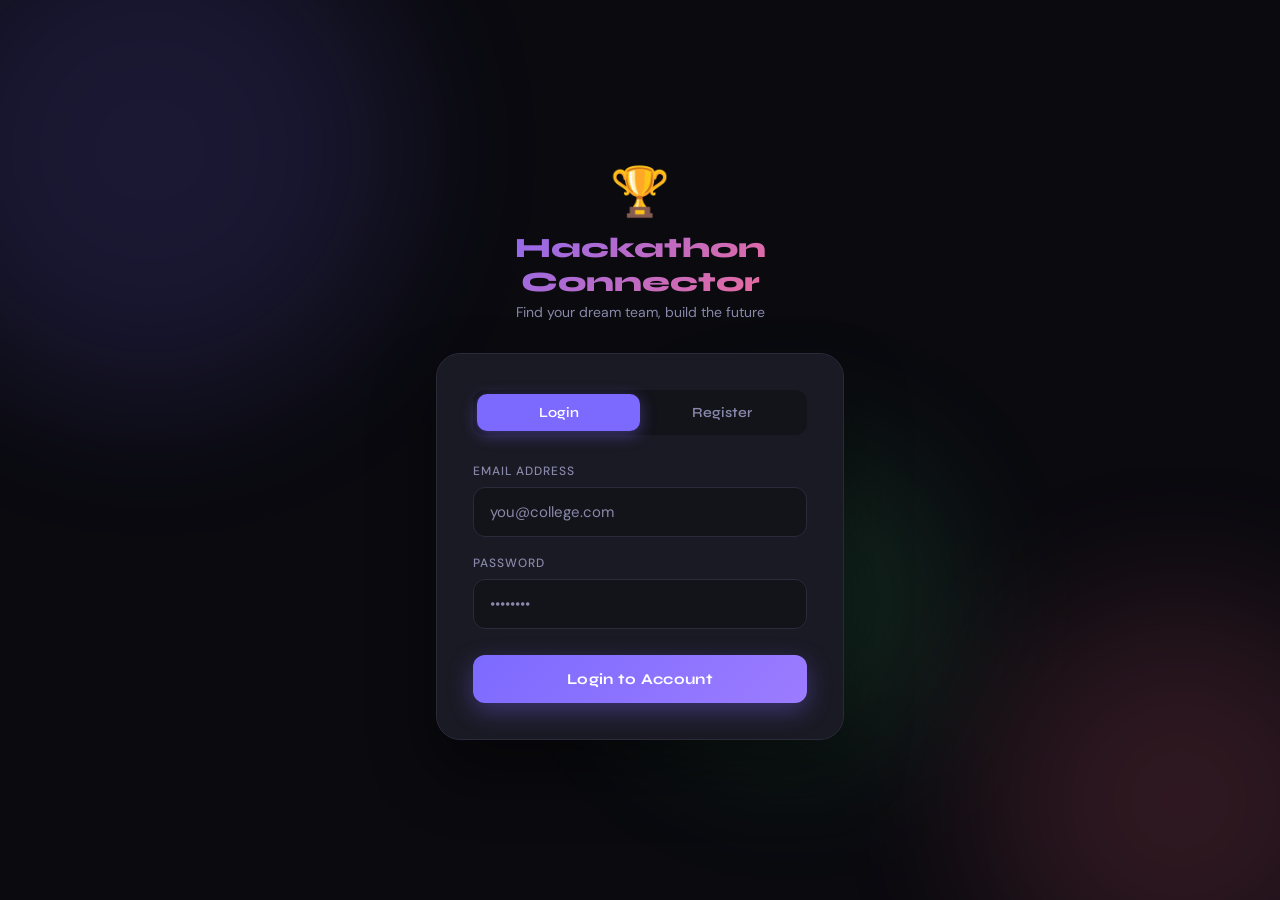
<file: profile.html>
<!DOCTYPE html>
<html lang="en">
<head>
<meta charset="UTF-8"/>
<meta name="viewport" content="width=device-width, initial-scale=1.0"/>
<title>Profile | Hackathon Connector</title>
<link href="https://fonts.googleapis.com/css2?family=Syne:wght@400;600;700;800&family=DM+Sans:wght@300;400;500&display=swap" rel="stylesheet"/>
<link rel="stylesheet" href="styles.css"/>
<style>
.profile-layout { display: grid; grid-template-columns: 300px 1fr; gap: 24px; }
@media(max-width:768px) { .profile-layout { grid-template-columns: 1fr; } }
.profile-sidebar { }
.avatar-big {
    width: 80px; height: 80px;
    border-radius: 50%;
    background: linear-gradient(135deg, var(--accent), var(--accent2));
    display: flex; align-items: center; justify-content: center;
    font-size: 32px; font-weight: 800; color: white;
    margin: 0 auto 16px;
}
.profile-name { text-align:center; font-family:'Syne',sans-serif; font-size:22px; font-weight:700; }
.profile-email { text-align:center; color:var(--muted); font-size:14px; margin-top:4px; }
.profile-college { text-align:center; color:var(--accent); font-size:13px; margin-top:6px; }
.skills-section { margin-top:20px; }
.skill-item {
    display: flex; align-items: center; justify-content: space-between;
    padding: 8px 12px;
    background: var(--surface);
    border-radius: 10px;
    margin-bottom: 8px;
    font-size: 14px;
}
.skill-remove {
    background: none; border: none;
    color: var(--muted); cursor: pointer; font-size: 16px;
    padding: 0 4px;
    transition: color 0.2s;
}
.skill-remove:hover { color: var(--error); }
.add-skill-row { display: flex; gap: 8px; margin-top: 8px; }
.add-skill-row select { flex: 1; margin: 0; }
</style>
</head>
<body>
<nav>
    <a href="hackathons.html" class="nav-brand">🏆 HackConnect</a>
    <div class="nav-links">
        <a href="hackathons.html" class="nav-link">Hackathons</a>
        <a href="teams.html" class="nav-link">Teams</a>
        <a href="requests.html" class="nav-link">Requests</a>
        <a href="profile.html" class="nav-link active">Profile</a>
    </div>
    <div class="nav-right">
        <div class="nav-user">
            <div class="nav-avatar" id="navAvatar">?</div>
            <span id="navName"></span>
        </div>
        <button class="btn-logout" onclick="logout()">Logout</button>
    </div>
</nav>

<div class="page">
<div class="container">
    <div class="page-header">
        <h1>👤 My Profile</h1>
        <p>Manage your profile and skills</p>
    </div>

    <div class="profile-layout">
        <!-- Sidebar -->
        <div>
            <div class="card" style="text-align:center; margin-bottom:20px">
                <div class="avatar-big" id="bigAvatar">?</div>
                <div class="profile-name" id="profileName">Loading...</div>
                <div class="profile-email" id="profileEmail"></div>
                <div class="profile-college" id="profileCollege"></div>
            </div>

            <!-- Skills Card -->
            <div class="card">
                <div class="flex items-center justify-between" style="margin-bottom:16px">
                    <h3 style="font-family:'Syne',sans-serif; font-size:16px; font-weight:700">
                        🛠️ My Skills
                    </h3>
                </div>
                <div id="skillList"></div>
                <div class="add-skill-row">
                    <select id="skillSelect">
                        <option value="">Add a skill...</option>
                    </select>
                    <button class="btn btn-primary btn-sm" onclick="addSkill()">+</button>
                </div>
            </div>
        </div>

        <!-- Main Form -->
        <div class="card">
            <h3 style="font-family:'Syne',sans-serif; font-size:18px; font-weight:700; margin-bottom:24px">
                Edit Profile
            </h3>
            <div class="form-group">
                <label>Full Name</label>
                <input type="text" id="pName" placeholder="Your full name"/>
            </div>
            <div class="form-group">
                <label>Email (read-only)</label>
                <input type="email" id="pEmail" readonly style="opacity:0.6; cursor:not-allowed"/>
            </div>
            <div class="form-group">
                <label>College</label>
                <input type="text" id="pCollege" placeholder="Your college name"/>
            </div>
            <div class="form-group">
                <label>Bio</label>
                <textarea id="pBio" placeholder="Tell your team about yourself — skills, experience, what you're passionate about..."></textarea>
            </div>
            <div class="form-group">
                <label>GitHub URL</label>
                <input type="url" id="pGithub" placeholder="https://github.com/yourusername"/>
            </div>
            <div class="form-group">
                <label>LinkedIn URL</label>
                <input type="url" id="pLinkedin" placeholder="https://linkedin.com/in/yourusername"/>
            </div>
            <button class="btn btn-primary" onclick="saveProfile()">
                💾 Save Profile
            </button>
        </div>
    </div>
</div>
</div>

<div class="toast-container" id="toastContainer"></div>
<script src="api.js"></script>
<script>
if (!getToken()) window.location.href = 'index.html';

const user = getUser();
let mySkillIds = [];
let allSkills = [];

if (user) {
    document.getElementById('navAvatar').textContent = user.name?.[0]?.toUpperCase() || '?';
    document.getElementById('navName').textContent = user.name;
}

function logout() { clearAuth(); window.location.href = 'index.html'; }

function showToast(msg, type = 'info') {
    const c = document.getElementById('toastContainer');
    const t = document.createElement('div');
    t.className = `toast ${type}`;
    t.textContent = (type === 'success' ? '✅ ' : type === 'error' ? '❌ ' : 'ℹ️ ') + msg;
    c.appendChild(t);
    setTimeout(() => t.remove(), 3500);
}

function renderSkills(skills) {
    const el = document.getElementById('skillList');
    if (!skills.length) {
        el.innerHTML = `<p class="text-sm text-muted" style="margin-bottom:12px">No skills added yet</p>`;
        return;
    }
    el.innerHTML = skills.map(s => `
        <div class="skill-item">
            <span>${s.name} <span class="text-muted text-sm">${s.category ? '· ' + s.category : ''}</span></span>
            <button class="skill-remove" onclick="removeSkill(${s.id})" title="Remove">×</button>
        </div>
    `).join('');
}

async function loadProfile() {
    try {
        const profile = await Users.getMe();
        document.getElementById('bigAvatar').textContent = profile.name?.[0]?.toUpperCase() || '?';
        document.getElementById('profileName').textContent = profile.name;
        document.getElementById('profileEmail').textContent = profile.email;
        document.getElementById('profileCollege').textContent = profile.college || '';
        document.getElementById('pName').value = profile.name || '';
        document.getElementById('pEmail').value = profile.email || '';
        document.getElementById('pCollege').value = profile.college || '';
        document.getElementById('pBio').value = profile.bio || '';
        document.getElementById('pGithub').value = profile.githubUrl || '';
        document.getElementById('pLinkedin').value = profile.linkedinUrl || '';

        mySkillIds = (profile.skills || []).map(s => s.id);
        renderSkills(profile.skills || []);
        updateSkillDropdown(profile.skills || []);
    } catch(e) {
        showToast('Could not load profile', 'error');
    }
}

async function loadSkills() {
    try {
        allSkills = await Skills.getAll();
        updateSkillDropdown([]);
    } catch(e) {}
}

function updateSkillDropdown(currentSkills) {
    const currentIds = currentSkills.map(s => s.id);
    const sel = document.getElementById('skillSelect');
    sel.innerHTML = `<option value="">Add a skill...</option>` +
        allSkills.filter(s => !currentIds.includes(s.id))
            .map(s => `<option value="${s.id}">${s.name} ${s.category ? '('+s.category+')' : ''}</option>`)
            .join('');
}

async function addSkill() {
    const skillId = parseInt(document.getElementById('skillSelect').value);
    if (!skillId) return;
    if (!mySkillIds.includes(skillId)) mySkillIds.push(skillId);
    await saveSkills();
    loadProfile();
}

async function removeSkill(skillId) {
    mySkillIds = mySkillIds.filter(id => id !== skillId);
    await saveSkills();
    loadProfile();
}

async function saveSkills() {
    try {
        await Users.update({ skillIds: mySkillIds });
    } catch(e) {
        showToast('Could not update skills', 'error');
    }
}

async function saveProfile() {
    try {
        await Users.update({
            name: document.getElementById('pName').value,
            bio: document.getElementById('pBio').value,
            college: document.getElementById('pCollege').value,
            githubUrl: document.getElementById('pGithub').value,
            linkedinUrl: document.getElementById('pLinkedin').value,
            skillIds: mySkillIds,
        });

        // Update local storage
        const updated = { ...user,
            name: document.getElementById('pName').value,
            college: document.getElementById('pCollege').value,
        };
        localStorage.setItem('user', JSON.stringify(updated));

        showToast('Profile saved! ✅', 'success');
        loadProfile();
    } catch(e) {
        showToast(e.message, 'error');
    }
}

loadSkills();
loadProfile();
</script>
</body>
</html>
</file>
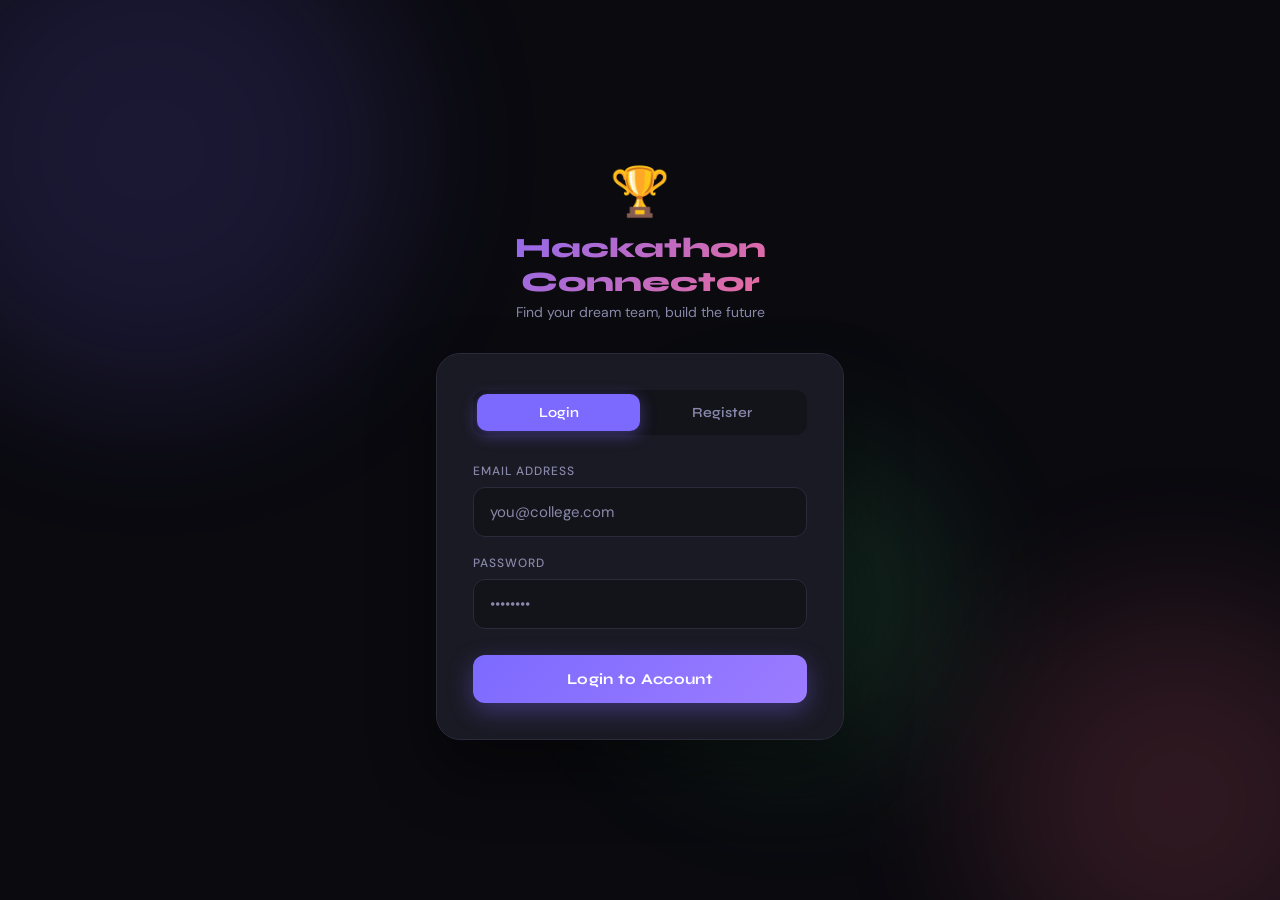
<file: requests.html>
<!DOCTYPE html>
<html lang="en">
<head>
<meta charset="UTF-8"/>
<meta name="viewport" content="width=device-width, initial-scale=1.0"/>
<title>Requests | Hackathon Connector</title>
<link href="https://fonts.googleapis.com/css2?family=Syne:wght@400;600;700;800&family=DM+Sans:wght@300;400;500&display=swap" rel="stylesheet"/>
<link rel="stylesheet" href="styles.css"/>
<style>
.request-card { margin-bottom: 12px; }
.req-header { display: flex; justify-content: space-between; align-items: flex-start; margin-bottom: 12px; }
.req-user { display: flex; align-items: center; gap: 10px; }
.req-user-info strong { display: block; font-size: 15px; }
.req-user-info span { font-size: 13px; color: var(--muted); }
.req-team { font-size: 14px; color: var(--accent); margin-bottom: 6px; }
.req-message { font-size: 14px; color: var(--muted); font-style: italic; margin-bottom: 12px; }
.req-actions { display: flex; gap: 8px; }
.req-date { font-size: 12px; color: var(--muted); }
</style>
</head>
<body>
<nav>
    <a href="hackathons.html" class="nav-brand">🏆 HackConnect</a>
    <div class="nav-links">
        <a href="hackathons.html" class="nav-link">Hackathons</a>
        <a href="teams.html" class="nav-link">Teams</a>
        <a href="requests.html" class="nav-link active">Requests</a>
        <a href="profile.html" class="nav-link">Profile</a>
    </div>
    <div class="nav-right">
        <div class="nav-user">
            <div class="nav-avatar" id="navAvatar">?</div>
            <span id="navName"></span>
        </div>
        <button class="btn-logout" onclick="logout()">Logout</button>
    </div>
</nav>

<div class="page">
<div class="container">
    <div class="page-header">
        <h1>📬 Join Requests</h1>
        <p>Manage incoming requests to your teams and track your sent requests</p>
    </div>

    <div class="tabs-bar" style="display:flex; gap:4px; margin-bottom:24px">
        <button class="tab-btn active" onclick="switchTab('incoming', this)">
            📥 Incoming Requests
        </button>
        <button class="tab-btn" onclick="switchTab('sent', this)">
            📤 Sent Requests
        </button>
    </div>

    <div id="requestList"></div>
</div>
</div>

<div class="toast-container" id="toastContainer"></div>
<script src="api.js"></script>
<script>
if (!getToken()) window.location.href = 'index.html';

const user = getUser();
if (user) {
    document.getElementById('navAvatar').textContent = user.name?.[0]?.toUpperCase() || '?';
    document.getElementById('navName').textContent = user.name;
}

function logout() { clearAuth(); window.location.href = 'index.html'; }

function showToast(msg, type = 'info') {
    const c = document.getElementById('toastContainer');
    const t = document.createElement('div');
    t.className = `toast ${type}`;
    t.textContent = (type === 'success' ? '✅ ' : type === 'error' ? '❌ ' : 'ℹ️ ') + msg;
    c.appendChild(t);
    setTimeout(() => t.remove(), 3500);
}

let currentTab = 'incoming';

function switchTab(tab, btn) {
    currentTab = tab;
    document.querySelectorAll('.tab-btn').forEach(b => b.classList.remove('active'));
    btn.classList.add('active');
    tab === 'incoming' ? loadIncoming() : loadSent();
}

function statusBadge(status) {
    const map = {
        PENDING: 'badge-warning',
        ACCEPTED: 'badge-success',
        REJECTED: 'badge-error'
    };
    return `<span class="badge ${map[status] || 'badge-muted'}">${status}</span>`;
}

function renderIncoming(requests) {
    const el = document.getElementById('requestList');
    if (!requests.length) {
        el.innerHTML = `<div class="empty-state">
            <div class="icon">📭</div>
            <h3>No incoming requests</h3>
            <p>When students request to join your team, they'll appear here.</p>
        </div>`;
        return;
    }
    el.innerHTML = requests.map(r => `
        <div class="card request-card">
            <div class="req-header">
                <div class="req-user">
                    <div class="nav-avatar" style="width:40px;height:40px;font-size:15px">
                        ${r.sender?.name?.[0]?.toUpperCase() || '?'}
                    </div>
                    <div class="req-user-info">
                        <strong>${r.sender?.name || 'Unknown'}</strong>
                        <span>${r.sender?.email || ''}</span>
                    </div>
                </div>
                ${statusBadge(r.status)}
            </div>
            <div class="req-team">wants to join → <strong>${r.team?.name}</strong></div>
            ${r.message ? `<div class="req-message">"${r.message}"</div>` : ''}
            <div style="display:flex; justify-content:space-between; align-items:center">
                <span class="req-date">${r.createdAt ? new Date(r.createdAt).toLocaleDateString() : ''}</span>
                ${r.status === 'PENDING' ? `
                    <div class="req-actions">
                        <button class="btn btn-success btn-sm"
                            onclick="respond(${r.id}, 'ACCEPTED')">✓ Accept</button>
                        <button class="btn btn-danger btn-sm"
                            onclick="respond(${r.id}, 'REJECTED')">✕ Reject</button>
                    </div>` : ''}
            </div>
        </div>
    `).join('');
}

function renderSent(requests) {
    const el = document.getElementById('requestList');
    if (!requests.length) {
        el.innerHTML = `<div class="empty-state">
            <div class="icon">📤</div>
            <h3>No sent requests</h3>
            <p>Browse teams and send join requests!</p>
        </div>`;
        return;
    }
    el.innerHTML = requests.map(r => `
        <div class="card request-card">
            <div class="req-header">
                <div>
                    <div class="req-team" style="font-size:16px;font-weight:600;color:var(--text)">
                        ${r.team?.name}
                    </div>
                    <div class="req-team">🏆 ${r.team?.hackathon?.name || ''}</div>
                </div>
                ${statusBadge(r.status)}
            </div>
            ${r.message ? `<div class="req-message">"${r.message}"</div>` : ''}
            <span class="req-date">${r.createdAt ? new Date(r.createdAt).toLocaleDateString() : ''}</span>
        </div>
    `).join('');
}

async function loadIncoming() {
    document.getElementById('requestList').innerHTML =
        `<div class="loading-state"><div class="spinner"></div> Loading...</div>`;
    try {
        const reqs = await Requests.incoming();
        renderIncoming(reqs);
    } catch(e) {
        showToast(e.message, 'error');
    }
}

async function loadSent() {
    document.getElementById('requestList').innerHTML =
        `<div class="loading-state"><div class="spinner"></div> Loading...</div>`;
    try {
        const reqs = await Requests.sent();
        renderSent(reqs);
    } catch(e) {
        showToast(e.message, 'error');
    }
}

async function respond(requestId, status) {
    try {
        await Requests.respond({ requestId, status });
        showToast(status === 'ACCEPTED' ? 'Request accepted! 🎉' : 'Request rejected', 
            status === 'ACCEPTED' ? 'success' : 'info');
        loadIncoming();
    } catch(e) {
        showToast(e.message, 'error');
    }
}

loadIncoming();
</script>
</body>
</html>
</file>
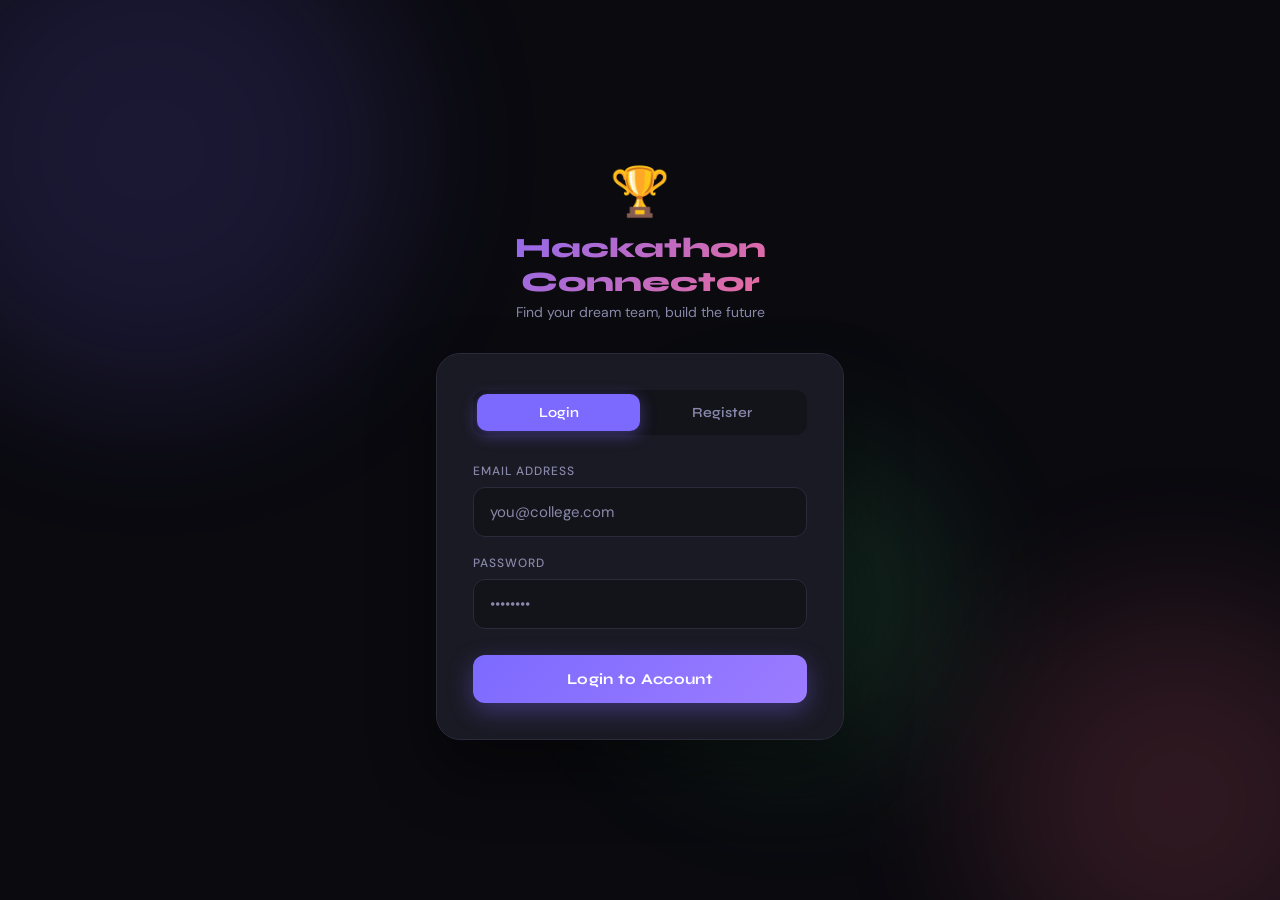
<file: teams.html>
<!DOCTYPE html>
<html lang="en">
<head>
<meta charset="UTF-8"/>
<meta name="viewport" content="width=device-width, initial-scale=1.0"/>
<title>Teams | Hackathon Connector</title>
<link href="https://fonts.googleapis.com/css2?family=Syne:wght@400;600;700;800&family=DM+Sans:wght@300;400;500&display=swap" rel="stylesheet"/>
<link rel="stylesheet" href="styles.css"/>
<style>
.team-card { position: relative; overflow: hidden; }
.team-card-header { display: flex; justify-content: space-between; align-items: flex-start; margin-bottom: 12px; }
.team-name { font-family: 'Syne', sans-serif; font-size: 17px; font-weight: 700; margin-bottom: 4px; }
.team-hackathon { font-size: 13px; color: var(--accent); }
.team-leader { font-size: 13px; color: var(--muted); margin: 8px 0; }
.team-desc { font-size: 14px; color: var(--muted); line-height: 1.5; margin-bottom: 12px; }
.member-avatars { display: flex; gap: -8px; margin-bottom: 12px; }
.member-avatar {
    width: 28px; height: 28px;
    border-radius: 50%;
    background: linear-gradient(135deg, var(--accent), var(--accent2));
    border: 2px solid var(--card);
    display: flex; align-items: center; justify-content: center;
    font-size: 11px; font-weight: 700; color: white;
    margin-left: -6px;
}
.member-avatar:first-child { margin-left: 0; }
.team-footer { display: flex; gap: 8px; flex-wrap: wrap; }
.hackathon-select-bar {
    background: var(--card);
    border: 1px solid var(--border);
    border-radius: 16px;
    padding: 16px 20px;
    margin-bottom: 24px;
    display: flex; align-items: center; gap: 16px; flex-wrap: wrap;
}
.hackathon-select-bar label { color: var(--muted); font-size: 14px; margin: 0; text-transform: none; letter-spacing: 0; }
.hackathon-select-bar select { max-width: 300px; margin: 0; }
.tabs-bar { display: flex; gap: 4px; margin-bottom: 24px; }
.tab-btn {
    padding: 9px 18px;
    border-radius: 10px;
    border: 1.5px solid var(--border);
    background: transparent;
    color: var(--muted);
    font-size: 14px;
    cursor: pointer;
    transition: all 0.2s;
}
.tab-btn.active {
    background: rgba(124,106,255,0.12);
    border-color: var(--accent);
    color: var(--accent);
}
</style>
</head>
<body>
<nav>
    <a href="hackathons.html" class="nav-brand">🏆 HackConnect</a>
    <div class="nav-links">
        <a href="hackathons.html" class="nav-link">Hackathons</a>
        <a href="teams.html" class="nav-link active">Teams</a>
        <a href="requests.html" class="nav-link">Requests</a>
        <a href="profile.html" class="nav-link">Profile</a>
    </div>
    <div class="nav-right">
        <div class="nav-user">
            <div class="nav-avatar" id="navAvatar">?</div>
            <span id="navName"></span>
        </div>
        <button class="btn-logout" onclick="logout()">Logout</button>
    </div>
</nav>

<div class="page">
<div class="container">
    <div class="page-header">
        <h1>👥 Teams</h1>
        <p>Browse teams or create your own for a hackathon</p>
    </div>

    <!-- Hackathon Selector -->
    <div class="hackathon-select-bar">
        <label>Filter by Hackathon:</label>
        <select id="hackathonFilter" onchange="loadTeams()">
            <option value="">Loading...</option>
        </select>
        <button class="btn btn-primary" onclick="openCreateTeamModal()">+ Create Team</button>
    </div>

    <!-- Tabs -->
    <div class="tabs-bar">
        <button class="tab-btn active" onclick="switchTab('all', this)">All Teams</button>
        <button class="tab-btn" onclick="switchTab('my', this)">My Teams</button>
        <button class="tab-btn" onclick="switchTab('suggest', this)">💡 Suggested Teammates</button>
    </div>

    <div id="teamList" class="grid grid-2">
        <div class="loading-state"><div class="spinner"></div> Loading...</div>
    </div>
</div>
</div>

<!-- Create Team Modal -->
<div class="modal-overlay" id="createTeamModal">
    <div class="modal">
        <div class="modal-header">
            <h2>Create a Team</h2>
            <button class="modal-close" onclick="closeModal('createTeamModal')">✕</button>
        </div>
        <div class="form-group">
            <label>Team Name *</label>
            <input type="text" id="tName" placeholder="Team Alpha"/>
        </div>
        <div class="form-group">
            <label>Description</label>
            <textarea id="tDesc" placeholder="What are you building?"></textarea>
        </div>
        <div class="form-group">
            <label>Hackathon *</label>
            <select id="tHackathon"></select>
        </div>
        <button class="btn btn-primary" style="width:100%" onclick="createTeam()">
            🚀 Create Team
        </button>
    </div>
</div>

<!-- Join Request Modal -->
<div class="modal-overlay" id="joinModal">
    <div class="modal">
        <div class="modal-header">
            <h2>Request to Join</h2>
            <button class="modal-close" onclick="closeModal('joinModal')">✕</button>
        </div>
        <p class="text-muted text-sm" style="margin-bottom:16px">Sending request to: <strong id="joinTeamName"></strong></p>
        <div class="form-group">
            <label>Message (optional)</label>
            <textarea id="joinMessage" placeholder="Tell them why you'd be a great fit..."></textarea>
        </div>
        <button class="btn btn-primary" style="width:100%" onclick="sendJoinRequest()">
            Send Request
        </button>
    </div>
</div>

<div class="toast-container" id="toastContainer"></div>
<script src="api.js"></script>
<script>
if (!getToken()) window.location.href = 'index.html';

const user = getUser();
let currentTab = 'all';
let selectedTeamId = null;
let hackathonList = [];

if (user) {
    document.getElementById('navAvatar').textContent = user.name?.[0]?.toUpperCase() || '?';
    document.getElementById('navName').textContent = user.name;
}

function logout() { clearAuth(); window.location.href = 'index.html'; }

function showToast(msg, type = 'info') {
    const c = document.getElementById('toastContainer');
    const t = document.createElement('div');
    t.className = `toast ${type}`;
    t.textContent = (type === 'success' ? '✅ ' : type === 'error' ? '❌ ' : 'ℹ️ ') + msg;
    c.appendChild(t);
    setTimeout(() => t.remove(), 3500);
}

function closeModal(id) { document.getElementById(id).classList.remove('open'); }

function switchTab(tab, btn) {
    currentTab = tab;
    document.querySelectorAll('.tab-btn').forEach(b => b.classList.remove('active'));
    btn.classList.add('active');
    if (tab === 'all') loadTeams();
    else if (tab === 'my') loadMyTeams();
    else loadSuggestions();
}

async function loadHackathons() {
    try {
        hackathonList = await Hackathons.getAll();
        const sel = document.getElementById('hackathonFilter');
        const tSel = document.getElementById('tHackathon');
        sel.innerHTML = hackathonList.map(h =>
            `<option value="${h.id}">${h.name}</option>`).join('');
        tSel.innerHTML = hackathonList.map(h =>
            `<option value="${h.id}">${h.name}</option>`).join('');

        // Pre-select from hackathons page
        const saved = localStorage.getItem('selectedHackathon');
        if (saved) { sel.value = saved; localStorage.removeItem('selectedHackathon'); }

        loadTeams();
    } catch(e) {
        showToast('Could not load hackathons', 'error');
    }
}

function renderTeams(teams) {
    const el = document.getElementById('teamList');
    if (!teams.length) {
        el.innerHTML = `<div class="empty-state" style="grid-column:1/-1">
            <div class="icon">👥</div>
            <h3>No teams found</h3>
            <p>Create the first team for this hackathon!</p>
        </div>`;
        return;
    }
    el.innerHTML = teams.map(t => `
        <div class="card team-card">
            <div class="team-card-header">
                <div>
                    <div class="team-name">${t.name}</div>
                    <div class="team-hackathon">🏆 ${t.hackathon?.name || ''}</div>
                </div>
                <span class="badge ${t.isOpen ? 'badge-success' : 'badge-error'}">
                    ${t.isOpen ? 'Open' : 'Full'}
                </span>
            </div>
            <div class="team-leader">👑 Led by ${t.leader?.name || 'Unknown'}</div>
            ${t.description ? `<div class="team-desc">${t.description}</div>` : ''}

            <div class="flex items-center gap-8" style="margin-bottom:12px">
                <div class="member-avatars">
                    ${(t.members || []).slice(0,5).map(m =>
                        `<div class="member-avatar" title="${m.name}">${m.name?.[0]?.toUpperCase() || '?'}</div>`
                    ).join('')}
                </div>
                <span class="text-sm text-muted">${t.memberCount} / ${t.hackathon?.maxTeamSize || '?'} members</span>
            </div>

            ${t.requiredSkills?.length ? `
                <div class="skill-tags">
                    ${t.requiredSkills.map(s => `<span class="skill-tag">${s.name}</span>`).join('')}
                </div>` : ''}

            <div class="divider"></div>
            <div class="team-footer">
                ${t.isOpen && t.leader?.id !== user?.id ? `
                    <button class="btn btn-primary btn-sm"
                        onclick="openJoinModal(${t.id}, '${t.name}')">
                        🙋 Request to Join
                    </button>` : ''}
                <button class="btn btn-secondary btn-sm"
                    onclick="window.location.href='chat.html?teamId=${t.id}&teamName=${encodeURIComponent(t.name)}'">
                    💬 Chat
                </button>
            </div>
        </div>
    `).join('');
}

function renderUsers(users) {
    const el = document.getElementById('teamList');
    if (!users.length) {
        el.innerHTML = `<div class="empty-state" style="grid-column:1/-1">
            <div class="icon">💡</div>
            <h3>No suggestions yet</h3>
            <p>Add skills to your profile for better matches!</p>
        </div>`;
        return;
    }
    el.innerHTML = `
        <div style="grid-column:1/-1; margin-bottom:8px">
            <p class="text-muted text-sm">Suggested teammates based on skill requirements</p>
        </div>` +
    users.map(u => `
        <div class="card">
            <div style="display:flex; align-items:center; gap:12px; margin-bottom:12px">
                <div class="nav-avatar" style="width:44px;height:44px;font-size:16px">
                    ${u.name?.[0]?.toUpperCase() || '?'}
                </div>
                <div>
                    <div style="font-weight:600">${u.name}</div>
                    <div class="text-sm text-muted">${u.college || ''}</div>
                </div>
            </div>
            ${u.bio ? `<p class="text-sm text-muted" style="margin-bottom:12px">${u.bio}</p>` : ''}
            ${u.skills?.length ? `
                <div class="skill-tags">
                    ${u.skills.map(s => `<span class="skill-tag">${s.name}</span>`).join('')}
                </div>` : ''}
        </div>
    `).join('');
}

async function loadTeams() {
    const hackathonId = document.getElementById('hackathonFilter').value;
    if (!hackathonId) return;
    document.getElementById('teamList').innerHTML =
        `<div class="loading-state"><div class="spinner"></div> Loading teams...</div>`;
    try {
        const teams = await Teams.getByHackathon(hackathonId);
        renderTeams(teams);
    } catch(e) {
        showToast(e.message, 'error');
    }
}

async function loadMyTeams() {
    document.getElementById('teamList').innerHTML =
        `<div class="loading-state"><div class="spinner"></div> Loading your teams...</div>`;
    try {
        const teams = await Teams.getMyTeams();
        renderTeams(teams);
    } catch(e) {
        showToast(e.message, 'error');
    }
}

async function loadSuggestions() {
    const hackathonId = document.getElementById('hackathonFilter').value;
    if (!hackathonId) return showToast('Select a hackathon first', 'info');
    document.getElementById('teamList').innerHTML =
        `<div class="loading-state"><div class="spinner"></div> Finding matches...</div>`;
    try {
        const users = await Teams.suggest(hackathonId);
        renderUsers(users);
    } catch(e) {
        showToast(e.message, 'error');
    }
}

function openCreateTeamModal() {
    document.getElementById('createTeamModal').classList.add('open');
}

async function createTeam() {
    const name = document.getElementById('tName').value.trim();
    const hackathonId = document.getElementById('tHackathon').value;
    if (!name || !hackathonId) return showToast('Fill required fields', 'error');
    try {
        await Teams.create({
            name,
            description: document.getElementById('tDesc').value,
            hackathonId: parseInt(hackathonId),
        });
        showToast('Team created! 🎉', 'success');
        closeModal('createTeamModal');
        loadTeams();
    } catch(e) {
        showToast(e.message, 'error');
    }
}

function openJoinModal(teamId, teamName) {
    selectedTeamId = teamId;
    document.getElementById('joinTeamName').textContent = teamName;
    document.getElementById('joinMessage').value = '';
    document.getElementById('joinModal').classList.add('open');
}

async function sendJoinRequest() {
    try {
        await Requests.send({
            teamId: selectedTeamId,
            message: document.getElementById('joinMessage').value
        });
        showToast('Join request sent! ✅', 'success');
        closeModal('joinModal');
    } catch(e) {
        showToast(e.message, 'error');
    }
}

loadHackathons();
</script>
</body>
</html>
</file>
<file: styles.css>
/* ─── Global Styles ─────────────────────────────────────────────── */
*, *::before, *::after { box-sizing: border-box; margin: 0; padding: 0; }

:root {
    --bg: #0a0a0f;
    --surface: #13131a;
    --card: #1a1a24;
    --card2: #1f1f2e;
    --border: #2a2a3a;
    --accent: #7c6aff;
    --accent2: #ff6a8a;
    --accent3: #4ade80;
    --text: #f0f0f8;
    --muted: #8888aa;
    --success: #4ade80;
    --error: #ff6a8a;
    --warning: #fbbf24;
    --nav-h: 64px;
}

body {
    font-family: 'DM Sans', sans-serif;
    background: var(--bg);
    color: var(--text);
    min-height: 100vh;
    overflow-y: auto; /* Unlocks vertical scrolling globally for all content pages */
}

/* ─── Navbar ─────────────────────────────────────────────────────── */
nav {
    position: fixed; top: 0; left: 0; right: 0;
    height: var(--nav-h);
    background: rgba(10,10,15,0.85);
    backdrop-filter: blur(20px);
    border-bottom: 1px solid var(--border);
    display: flex; align-items: center;
    padding: 0 32px;
    z-index: 100;
    gap: 32px;
}
.nav-brand {
    font-family: 'Syne', sans-serif;
    font-size: 18px;
    font-weight: 800;
    background: linear-gradient(135deg, var(--accent), var(--accent2));
    -webkit-background-clip: text;
    -webkit-text-fill-color: transparent;
    background-clip: text;
    text-decoration: none;
    white-space: nowrap;
}
.nav-links { display: flex; gap: 4px; flex: 1; }
.nav-link {
    padding: 8px 16px;
    border-radius: 10px;
    text-decoration: none;
    color: var(--muted);
    font-size: 14px;
    font-weight: 500;
    transition: all 0.2s;
}
.nav-link:hover { color: var(--text); background: var(--surface); }
.nav-link.active { color: var(--accent); background: rgba(124,106,255,0.12); }
.nav-right { display: flex; align-items: center; gap: 12px; margin-left: auto; }
.nav-user {
    display: flex; align-items: center; gap: 8px;
    font-size: 14px; color: var(--muted);
}
.nav-avatar {
    width: 32px; height: 32px;
    border-radius: 50%;
    background: linear-gradient(135deg, var(--accent), var(--accent2));
    display: flex; align-items: center; justify-content: center;
    font-size: 13px; font-weight: 700; color: white;
}
.btn-logout {
    padding: 8px 16px;
    border: 1.5px solid var(--border);
    border-radius: 10px;
    background: transparent;
    color: var(--muted);
    font-size: 13px;
    cursor: pointer;
    transition: all 0.2s;
}
.btn-logout:hover { border-color: var(--error); color: var(--error); }

/* ─── Page Layout ────────────────────────────────────────────────── */
.page {
    padding-top: calc(var(--nav-h) + 32px);
    padding-bottom: 48px;
    min-height: 100vh;
}
.container { max-width: 1200px; margin: 0 auto; padding: 0 24px; }
.page-header { margin-bottom: 32px; }
.page-header h1 {
    font-family: 'Syne', sans-serif;
    font-size: 32px;
    font-weight: 800;
    margin-bottom: 8px;
}
.page-header p { color: var(--muted); font-size: 16px; }

/* ─── Cards ──────────────────────────────────────────────────────── */
.card {
    background: var(--card);
    border: 1px solid var(--border);
    border-radius: 20px;
    padding: 24px;
    transition: border-color 0.2s, transform 0.2s;
}
.card:hover { border-color: rgba(124,106,255,0.3); }
.grid { display: grid; gap: 20px; }
.grid-2 { grid-template-columns: repeat(auto-fill, minmax(340px, 1fr)); }
.grid-3 { grid-template-columns: repeat(auto-fill, minmax(280px, 1fr)); }

/* ─── Buttons ────────────────────────────────────────────────────── */
.btn {
    padding: 10px 20px;
    border: none;
    border-radius: 10px;
    font-family: 'DM Sans', sans-serif;
    font-size: 14px;
    font-weight: 500;
    cursor: pointer;
    transition: all 0.2s;
    display: inline-flex;
    align-items: center;
    gap: 6px;
}
.btn-primary {
    background: var(--accent);
    color: white;
    box-shadow: 0 4px 16px rgba(124,106,255,0.3);
}
.btn-primary:hover { background: #8d7cff; transform: translateY(-1px); }
.btn-secondary {
    background: var(--surface);
    color: var(--text);
    border: 1.5px solid var(--border);
}
.btn-secondary:hover { border-color: var(--accent); color: var(--accent); }
.btn-danger {
    background: rgba(255,106,138,0.15);
    color: var(--error);
    border: 1.5px solid rgba(255,106,138,0.3);
}
.btn-danger:hover { background: rgba(255,106,138,0.25); }
.btn-success {
    background: rgba(74,222,128,0.15);
    color: var(--success);
    border: 1.5px solid rgba(74,222,128,0.3);
}
.btn-success:hover { background: rgba(74,222,128,0.25); }
.btn:disabled { opacity: 0.5; cursor: not-allowed; transform: none !important; }
.btn-sm { padding: 7px 14px; font-size: 13px; border-radius: 8px; }

/* ─── Badges ─────────────────────────────────────────────────────── */
.badge {
    display: inline-block;
    padding: 3px 10px;
    border-radius: 20px;
    font-size: 11px;
    font-weight: 600;
    text-transform: uppercase;
    letter-spacing: 0.05em;
}
.badge-accent { background: rgba(124,106,255,0.2); color: var(--accent); }
.badge-success { background: rgba(74,222,128,0.2); color: var(--success); }
.badge-error { background: rgba(255,106,138,0.2); color: var(--error); }
.badge-warning { background: rgba(251,191,36,0.2); color: var(--warning); }
.badge-muted { background: var(--surface); color: var(--muted); }

/* ─── Forms ──────────────────────────────────────────────────────── */
.form-group { margin-bottom: 18px; }
label {
    display: block;
    font-size: 12px;
    font-weight: 500;
    color: var(--muted);
    text-transform: uppercase;
    letter-spacing: 0.08em;
    margin-bottom: 8px;
}
input, select, textarea {
    width: 100%;
    padding: 12px 16px;
    background: var(--surface);
    border: 1.5px solid var(--border);
    border-radius: 12px;
    color: var(--text);
    font-family: 'DM Sans', sans-serif;
    font-size: 14px;
    outline: none;
    transition: border-color 0.2s, box-shadow 0.2s;
}
input:focus, select:focus, textarea:focus {
    border-color: var(--accent);
    box-shadow: 0 0 0 3px rgba(124,106,255,0.15);
}
textarea { resize: vertical; min-height: 100px; }
select option { background: var(--surface); }

/* ─── Modal ──────────────────────────────────────────────────────── */
.modal-overlay {
    position: fixed; inset: 0; z-index: 200;
    background: rgba(0,0,0,0.7);
    backdrop-filter: blur(4px);
    display: none; align-items: center; justify-content: center;
    padding: 24px;
}
.modal-overlay.open { display: flex; }
.modal {
    background: var(--card);
    border: 1px solid var(--border);
    border-radius: 24px;
    padding: 32px;
    width: 100%;
    max-width: 500px;
    max-height: 90vh;
    overflow-y: auto;
    animation: slideUp 0.25s ease;
}
@keyframes slideUp {
    from { opacity: 0; transform: translateY(20px); }
    to   { opacity: 1; transform: translateY(0); }
}
.modal-header {
    display: flex; align-items: center;
    justify-content: space-between;
    margin-bottom: 24px;
}
.modal-header h2 {
    font-family: 'Syne', sans-serif;
    font-size: 20px;
    font-weight: 700;
}
.modal-close {
    width: 32px; height: 32px;
    border: none;
    background: var(--surface);
    border-radius: 8px;
    color: var(--muted);
    cursor: pointer;
    font-size: 16px;
    display: flex; align-items: center; justify-content: center;
}
.modal-close:hover { color: var(--text); }

/* ─── Alert / Toast ──────────────────────────────────────────────── */
.toast-container {
    position: fixed;
    bottom: 24px; right: 24px;
    z-index: 999;
    display: flex; flex-direction: column; gap: 8px;
}
.toast {
    padding: 14px 20px;
    border-radius: 12px;
    font-size: 14px;
    font-weight: 500;
    min-width: 280px;
    animation: toastIn 0.3s ease;
    box-shadow: 0 8px 32px rgba(0,0,0,0.4);
}
@keyframes toastIn {
    from { opacity: 0; transform: translateX(20px); }
    to   { opacity: 1; transform: translateX(0); }
}
.toast.success { background: rgba(74,222,128,0.15); border: 1px solid rgba(74,222,128,0.3); color: var(--success); }
.toast.error   { background: rgba(255,106,138,0.15); border: 1px solid rgba(255,106,138,0.3); color: var(--error); }
.toast.info    { background: rgba(124,106,255,0.15); border: 1px solid rgba(124,106,255,0.3); color: var(--accent); }

/* ─── Loading ────────────────────────────────────────────────────── */
.spinner {
    display: inline-block;
    width: 16px; height: 16px;
    border: 2px solid rgba(255,255,255,0.2);
    border-top-color: var(--accent);
    border-radius: 50%;
    animation: spin 0.6s linear infinite;
}
@keyframes spin { to { transform: rotate(360deg); } }
.loading-state {
    display: flex; align-items: center; justify-content: center;
    gap: 12px; padding: 48px;
    color: var(--muted); font-size: 15px;
}
.empty-state {
    text-align: center; padding: 64px 24px;
    color: var(--muted);
}
.empty-state .icon { font-size: 48px; margin-bottom: 16px; }
.empty-state h3 { font-size: 18px; margin-bottom: 8px; color: var(--text); }

/* ─── Skill Tags ─────────────────────────────────────────────────── */
.skill-tags { display: flex; flex-wrap: wrap; gap: 6px; margin-top: 8px; }
.skill-tag {
    padding: 4px 12px;
    background: rgba(124,106,255,0.12);
    border: 1px solid rgba(124,106,255,0.25);
    border-radius: 20px;
    font-size: 12px;
    color: var(--accent);
}

/* ─── Divider ────────────────────────────────────────────────────── */
.divider {
    height: 1px;
    background: var(--border);
    margin: 20px 0;
}

/* ─── Utility ────────────────────────────────────────────────────── */
.flex { display: flex; }
.items-center { align-items: center; }
.justify-between { justify-content: space-between; }
.gap-8 { gap: 8px; }
.gap-12 { gap: 12px; }
.mt-16 { margin-top: 16px; }
.mt-24 { margin-top: 24px; }
.text-muted { color: var(--muted); }
.text-sm { font-size: 13px; }
.font-bold { font-weight: 700; }
</file>
